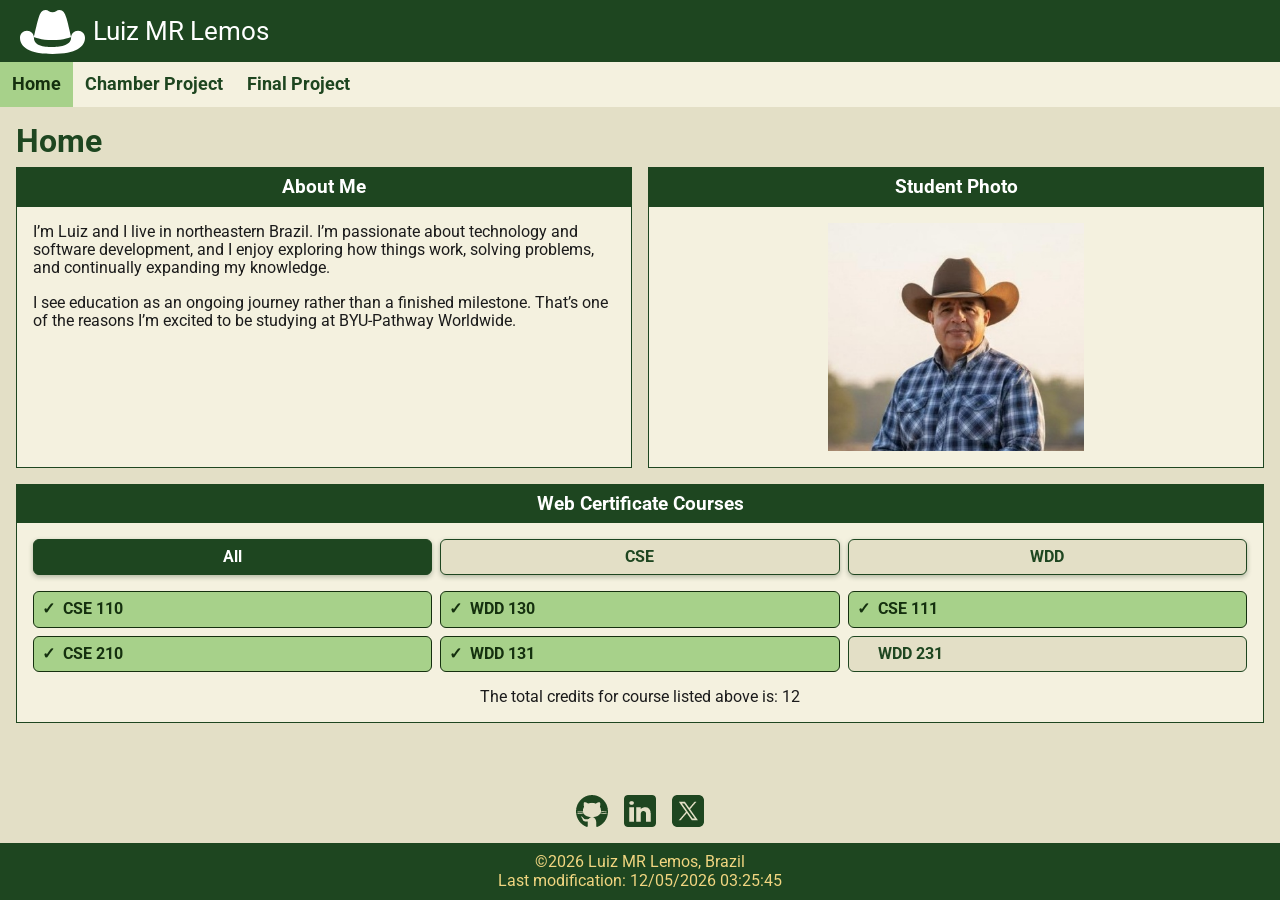
<file: index.html>
<!DOCTYPE html>
<html lang="en">

<head>
    <meta charset="UTF-8">
    <meta name="viewport" content="width=device-width, initial-scale=1.0">
    <meta name="description"
        content="WDD 231 – Dynamic Web Fundamentals simple home page using semantic HTML elements, CSS and JS.">
    <meta name="author" content="Luiz MR Lemos">
    <meta name="keywords" content="WDD 231, Dynamic Web Fundamentals, HTML, CSS, JavaScript">
    <title>WDD 231 – Home – Luiz MR Lemos</title>
    <link rel="stylesheet" href="styles/normalize.css">
    <link rel="stylesheet" href="styles/small.css">
    <link rel="stylesheet" href="styles/large.css">
    <link rel="preconnect" href="https://fonts.googleapis.com">
    <link rel="preconnect" href="https://fonts.gstatic.com" crossorigin>
    <link href="https://fonts.googleapis.com/css2?family=Roboto:wght@400;700&display=swap" rel="stylesheet">
    <script src="scripts/navigation.js" defer></script>
    <script src="scripts/courses.js" defer></script>
    <script src="scripts/courses-template.js" defer></script>
    <script src="scripts/courses-filter.js" defer></script>
    <script src="scripts/getdates.js" defer></script>
</head>

<body>

    <header>
        <img id="site-logo" src="images/home-logo.svg" alt="Luiz MR Lemos site logo" width="189" height="128">
        <span>Luiz MR Lemos</span>
        <button id="menu" type="button" aria-label="Open menu" aria-expanded="false" aria-controls="primary-nav"></button>
        <nav id="primary-nav">
            <a href="#" class="active" aria-current="page">Home</a>
            <a href="#">Chamber Project</a>
            <a href="#">Final Project</a>
            <a href="#" hidden>Hidden Link For Testing Purposes</a>
        </nav>
    </header>
    <main>
        <h1>Home</h1>
        <div class="cards">
            <section class="card">
                <h2>About Me</h2>
                <p>I’m Luiz and I live in northeastern Brazil. I’m passionate about technology and
                    software development, and I enjoy exploring how things work, solving problems, and
                    continually expanding my knowledge.</p>
                 <p>I see education as an ongoing journey rather than a finished
                    milestone. That’s one
                    of the reasons I’m excited to be studying at BYU-Pathway Worldwide.</p>   
            </section>
            <section class="card">
                <h2>Student Photo</h2>
                <img src="images/profile.jpg" alt="Luiz profile picture of Luiz MR Lemos" width="256">
            </section>
        </div>
        <section class="card">
            <h2>Web Certificate Courses</h2>
            <div class="filters">
                <button type="button" class="filter" data-filter="All" aria-pressed="true">All</button>
                <button type="button" class="filter" data-filter="CSE" aria-pressed="false">CSE</button>
                <button type="button" class="filter" data-filter="WDD" aria-pressed="false">WDD</button>
            </div>
            <ul id="course-list" class="courses" aria-live="polite"></ul>
            <p class="credits">The total credits for course listed above is: <span id="total-credits"></span></p>
        </section>
    </main>
    <footer>
        <div class="social">
            <a href="https://github.com/mreale-byu/wdd231">
                <img src="images/github.png" alt="GitHub repository for this project" width="32" height="32">
            </a>
            <a href="https://www.linkedin.com/">
                <img src="images/linkedin.png" alt="LinkedIn" width="32" height="32">
            </a>
            <a href="https://x.com/">
                <img src="images/x-social.png" alt="X social network" width="32" height="32">
            </a>
        </div>
        <p>©️<span id="currentyear"></span> Luiz MR Lemos, Brazil</p>
        <p>Last modification: <span id="lastModified"></span></p>
    </footer>

</body>

</html>
</file>
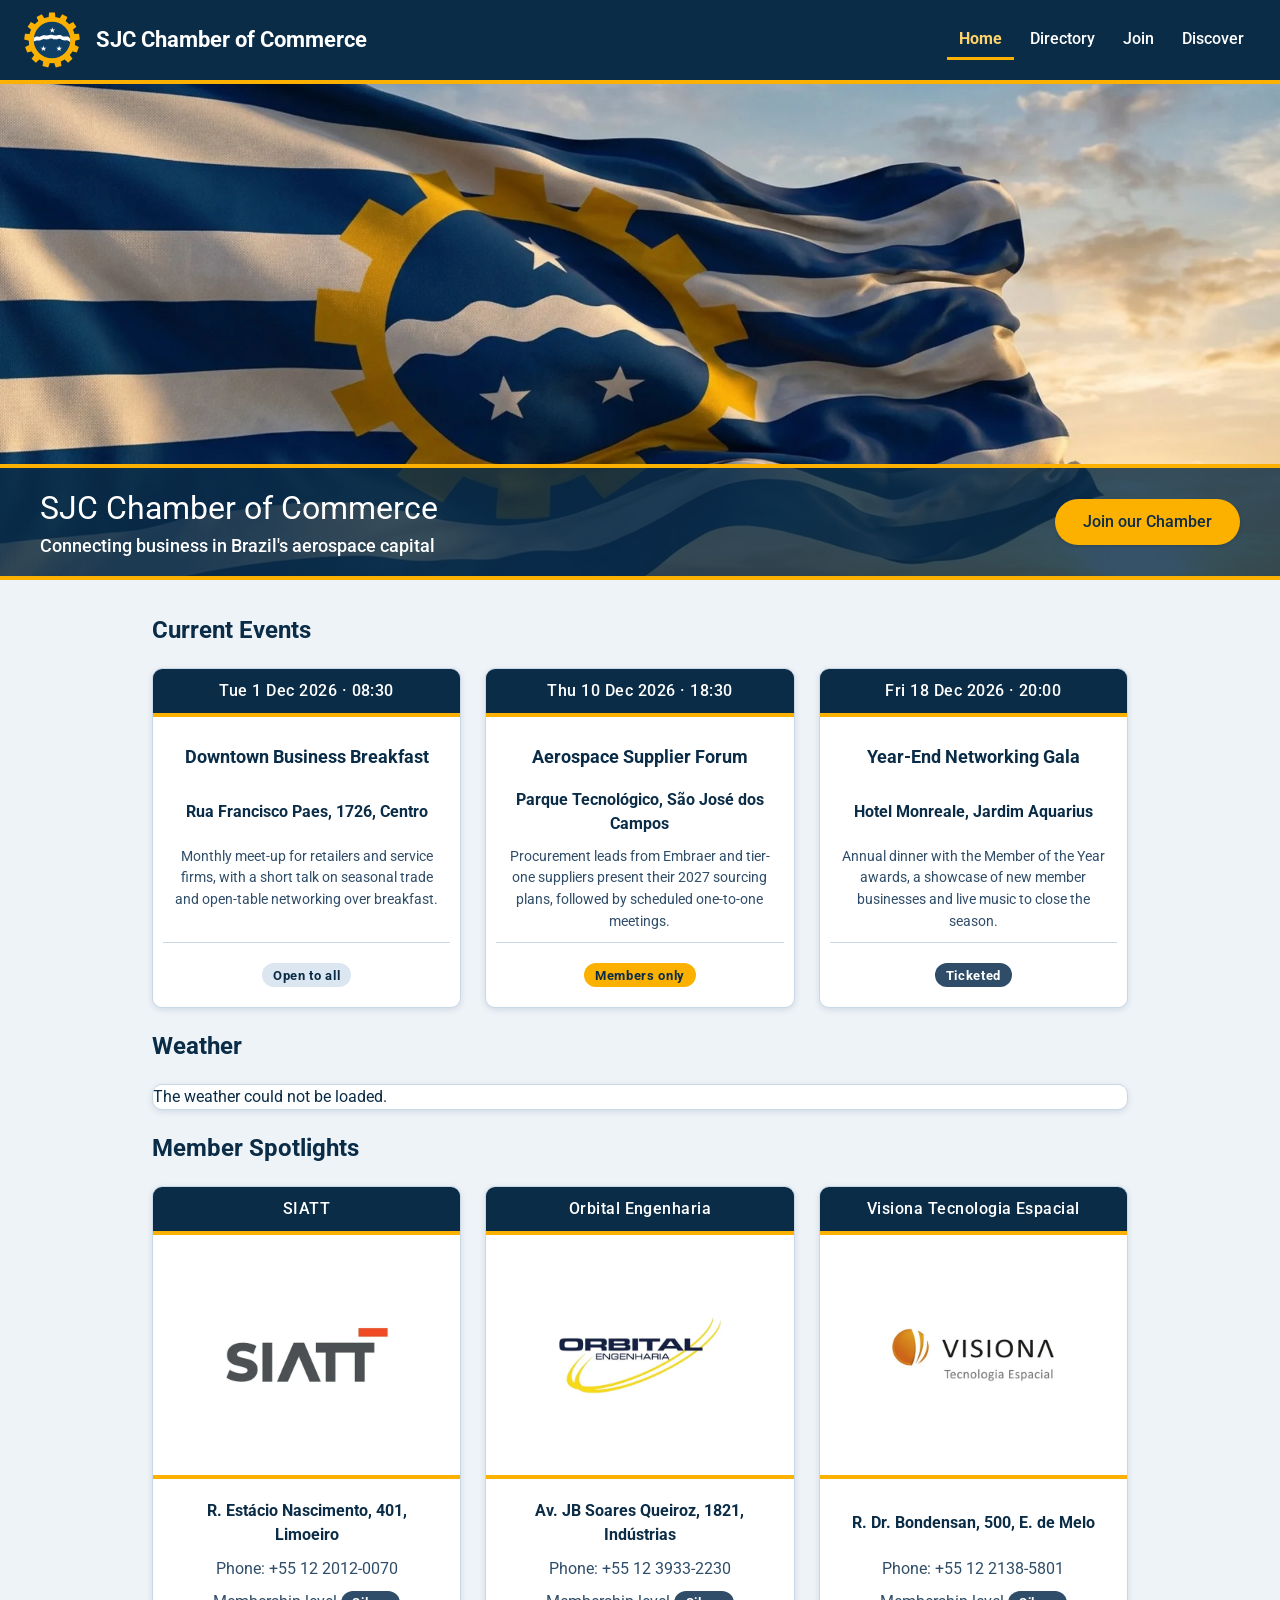
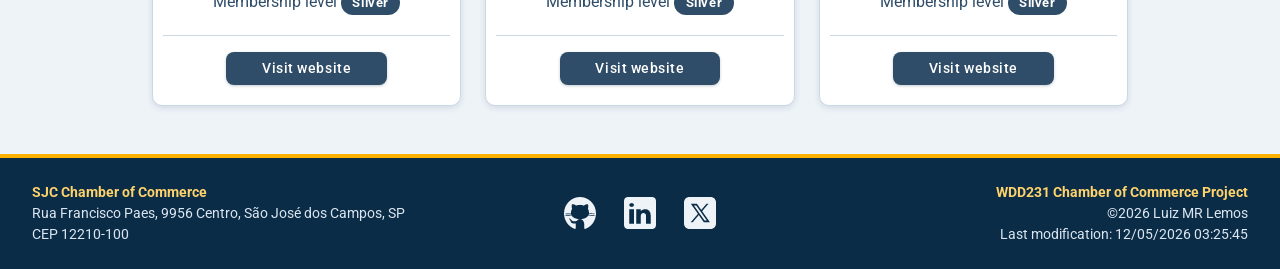
<file: chamber/index.html>
<!DOCTYPE html>
<html lang="en">

<head>
    <meta charset="UTF-8">
    <meta name="viewport" content="width=device-width, initial-scale=1.0">
    <meta name="description"
        content="News, events and member services from the São José dos Campos Chamber of Commerce, the voice of business in Brazil's aerospace and technology capital.">
    <meta name="author" content="Luiz MR Lemos">
    <meta name="keywords" content="São José dos Campos, chamber of commerce, home page, networking, SJC">
    <title>Home | SJC Chamber of Commerce</title>

    <meta property="og:type" content="website">
    <meta property="og:title" content="Home | SJC Chamber of Commerce">
    <meta property="og:description"
        content="News, events and member services from the São José dos Campos Chamber of Commerce, the voice of business in Brazil's aerospace and technology capital.">
    <meta property="og:image" content="https://mreale-byu.github.io/wdd231/chamber/images/og-image.png">
    <meta property="og:url" content="https://mreale-byu.github.io/wdd231/chamber/index.html">
    <link rel="canonical" href="https://mreale-byu.github.io/wdd231/chamber/index.html">
    <link rel="stylesheet" href="styles/normalize.css">
    <link rel="stylesheet" href="styles/base.css">
    <link rel="stylesheet" href="styles/large.css">
    <link rel="preconnect" href="https://fonts.googleapis.com">
    <link rel="preconnect" href="https://fonts.gstatic.com" crossorigin>
    <link rel="icon" href="favicon.ico" sizes="32x32 64x64">
    <link rel="icon" type="image/png" sizes="32x32" href="images/favicon-32x32.png">
    <link rel="icon" type="image/png" sizes="64x64" href="images/favicon-64x64.png">
    <link href="https://fonts.googleapis.com/css2?family=Roboto:wght@400;500;700&display=swap" rel="stylesheet">
    <script src="scripts/navigation.js" defer></script>
    <script type="module" src="scripts/event.js"></script>
    <script src="scripts/dates.js" defer></script>
    <script type="module" src="scripts/weather.js"></script>
    <script type="module" src="scripts/spotlight.js"></script>
</head>

<body>

    <header>
        <img id="site-logo" src="images/site-logo.svg" alt="The Chamber of Commerce site logo" width="64" height="64">
        <span>SJC Chamber of Commerce</span>
        <nav id="primary-nav">
            <a href="index.html" class="active" aria-current="page">Home</a>
            <a href="directory.html">Directory</a>
            <a href="join.html">Join</a>
            <a href="discover.html">Discover</a>
        </nav>
        <button id="menu" type="button" aria-label="Open menu" aria-expanded="false" aria-controls="primary-nav"></button>
    </header>
    <main>
        <div class="hero">
            <picture>
                <source srcset="images/hero-large.webp" media="(min-width: 1024px)" width="1920" height="738">
                <source srcset="images/hero-mid.webp" media="(min-width: 768px)" width="1300" height="500">
                <img src="images/hero-small.webp" alt="The São José dos Campos city flag flying above the downtown skyline at sunset" width="864" height="1080" fetchpriority="high">
            </picture>
            <div class="hero-banner">
                <div class="hero-intro">
                    <h1>SJC Chamber of Commerce</h1>
                    <p>Connecting business in Brazil's aerospace capital</p>
                </div>
                <a class="hero-cta" href="join.html">Join our Chamber</a>
            </div>
        </div>
        <section>
            <h2>Current Events</h2>
            <div id="event-grid" class="event-grid">
            </div>
        </section>
        <section>
            <h2>Weather</h2>
            <div id="weather-card" class="weather-card">
            </div>
        </section>
        <section>
            <h2>Member Spotlights</h2>
            <div id="spotlight">
            </div>
        </section>
    </main>
    <footer>
        <div class="address">
            <p>SJC Chamber of Commerce</p>
            <p>Rua Francisco Paes, 9956 Centro, São José dos Campos, SP</p>  
            <p>CEP 12210-100</p>
        </div>
        <div class="social">
            <a href="https://github.com/mreale-byu/wdd231">
                <img src="images/github.webp" alt="GitHub repository for this project" width="32" height="32">
            </a>
            <a href="https://www.linkedin.com/">
                <img src="images/linkedin.webp" alt="LinkedIn" width="32" height="32">
            </a>
            <a href="https://x.com/">
                <img src="images/x-social.webp" alt="X social network" width="32" height="32">
            </a>
        </div>
        <div class="author">
           <p>WDD231 Chamber of Commerce Project</p> 
           <p>©️<span id="currentyear"></span> Luiz MR Lemos</p>
           <p>Last modification: <span id="lastModified"></span></p> 
        </div>
    </footer>
</body>

</html>
</file>
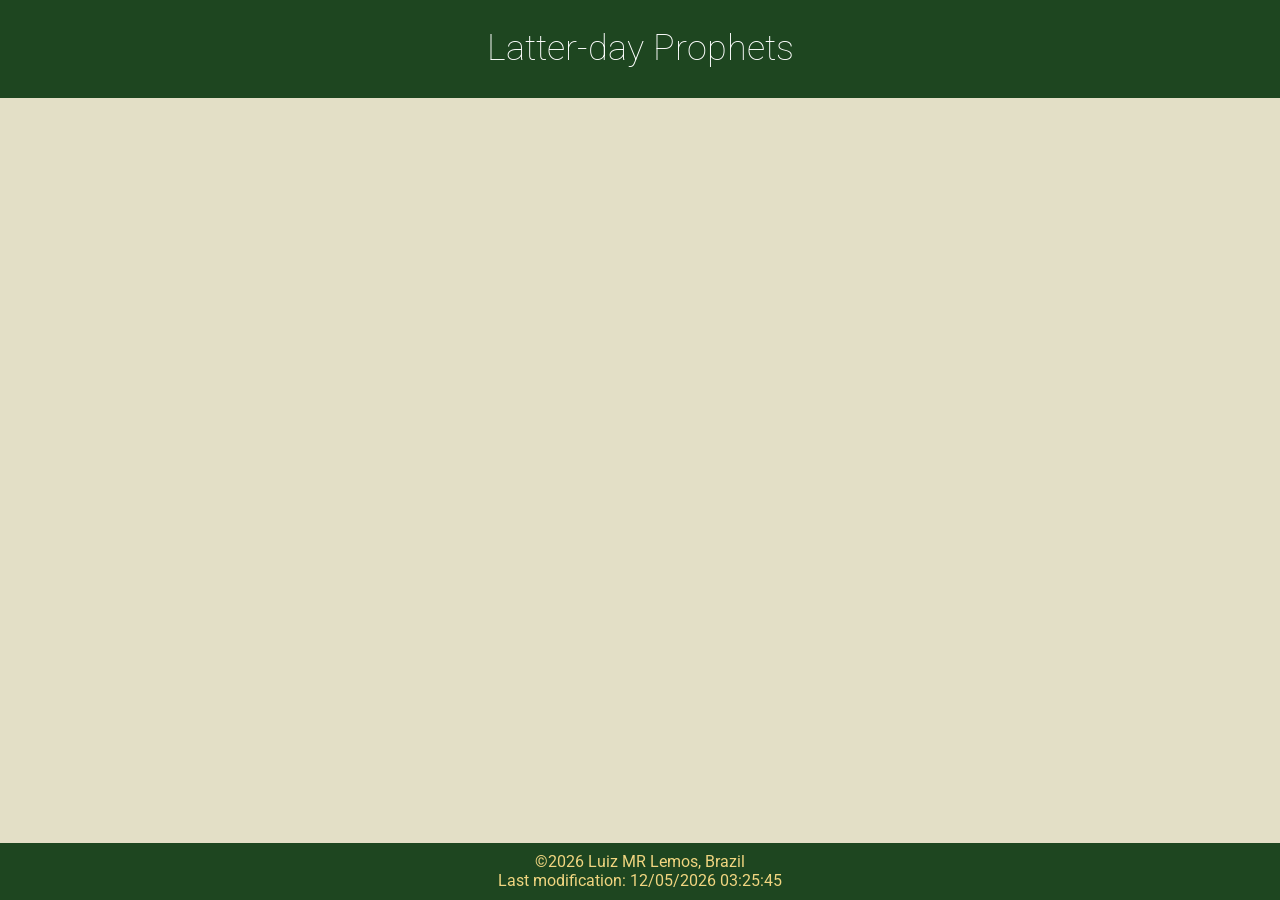
<file: prophets.html>
<!DOCTYPE html>
<html lang="en">

<head>
    <meta charset="UTF-8">
    <meta name="viewport" content="width=device-width, initial-scale=1.0">
    <meta name="description"
        content="WDD 231 – Dynamic Web Fundamentals simple page using semantic HTML elements, CSS and JS.">
    <meta name="author" content="Luiz MR Lemos">
    <meta name="keywords" content="WDD 231, Dynamic Web Fundamentals, HTML, CSS, JavaScript">
    <title>WDD321 - Latter-Day Prophets</title>
    <link rel="stylesheet" href="styles/normalize.css">
    <link rel="stylesheet" href="styles/prophets.css">
    <link rel="preconnect" href="https://fonts.googleapis.com">
    <link rel="preconnect" href="https://fonts.gstatic.com" crossorigin>
    <link href="https://fonts.googleapis.com/css2?family=Roboto:wght@400;700&display=swap" rel="stylesheet">
    <script src="scripts/prophets.js" defer></script>
    <script src="scripts/getdates.js" defer></script>
</head>

<body>
    <header>
        <h1>Latter-day Prophets</h1>
    </header>
    <main>
        <div id="cards">
        </div>
    </main>
    <footer>
        <p>©️<span id="currentyear"></span> Luiz MR Lemos, Brazil</p>
        <p>Last modification: <span id="lastModified"></span></p>
    </footer>
</body>

</html>
</file>
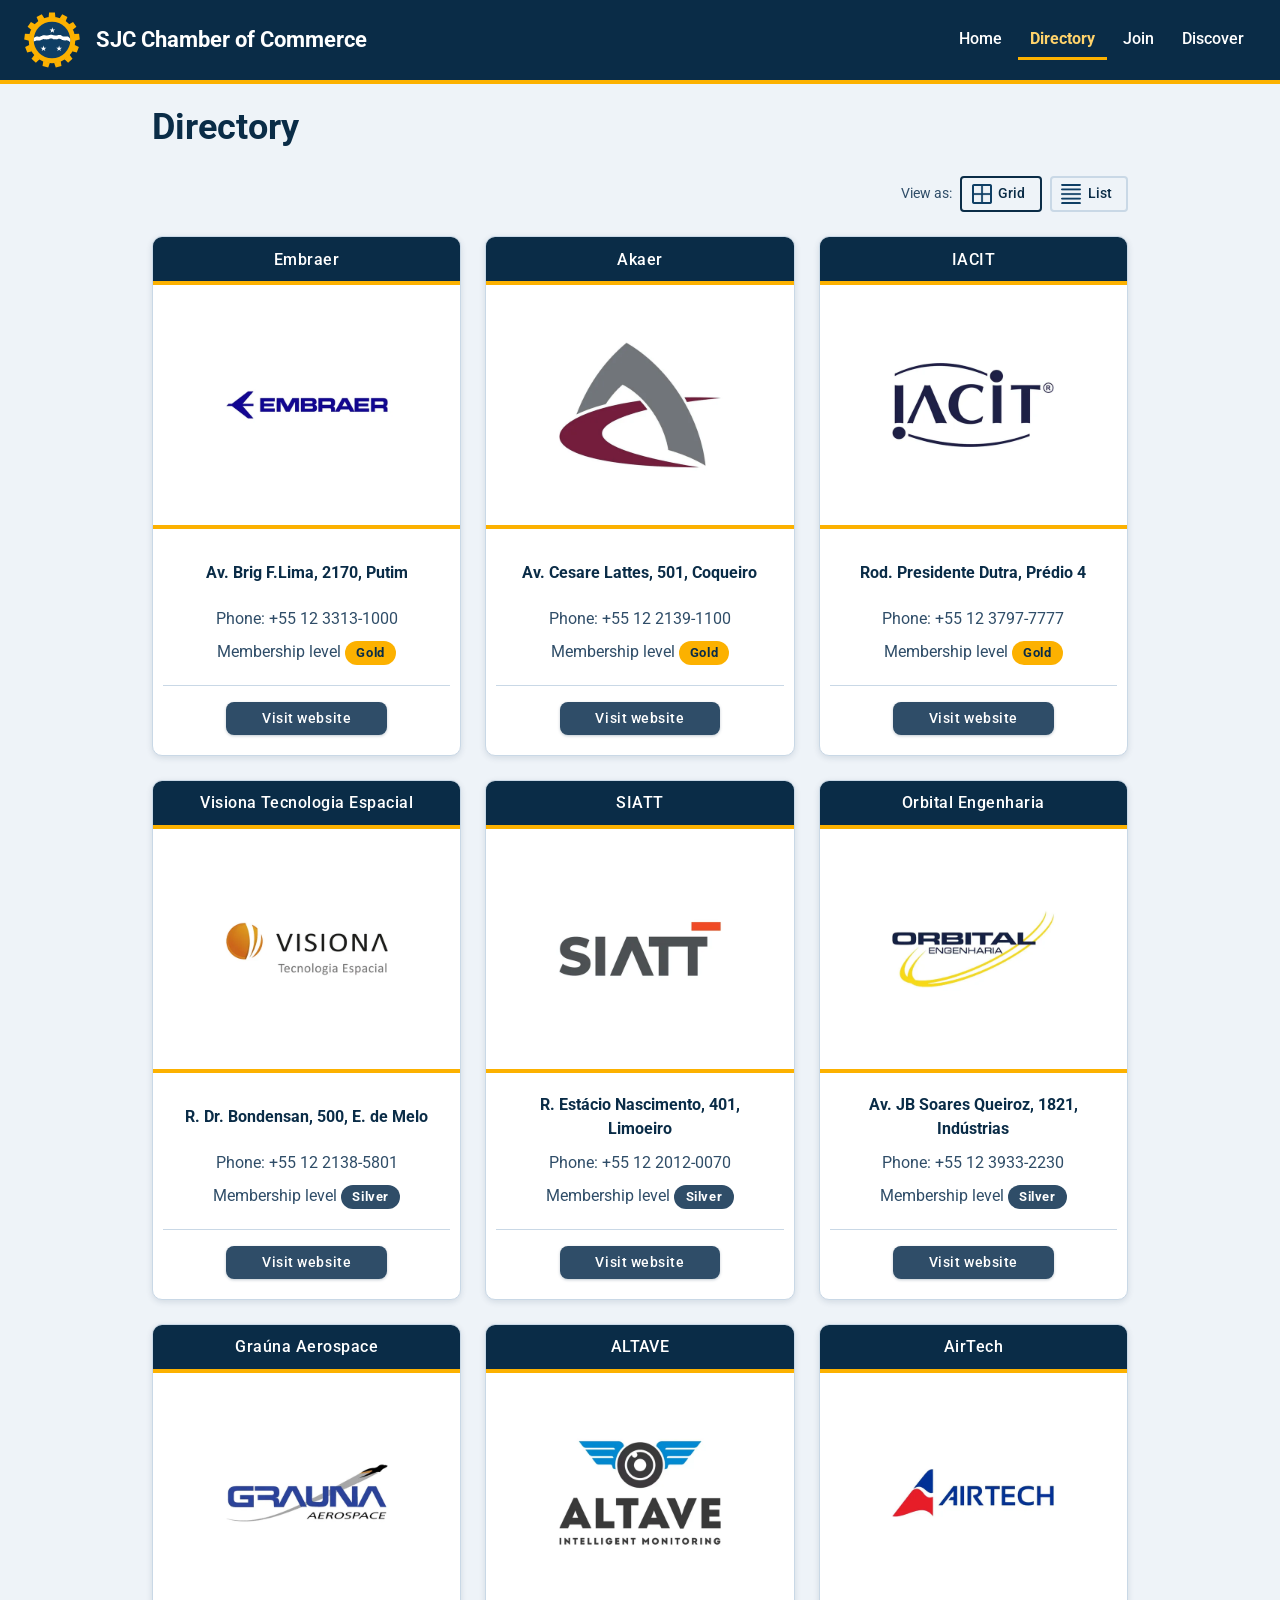
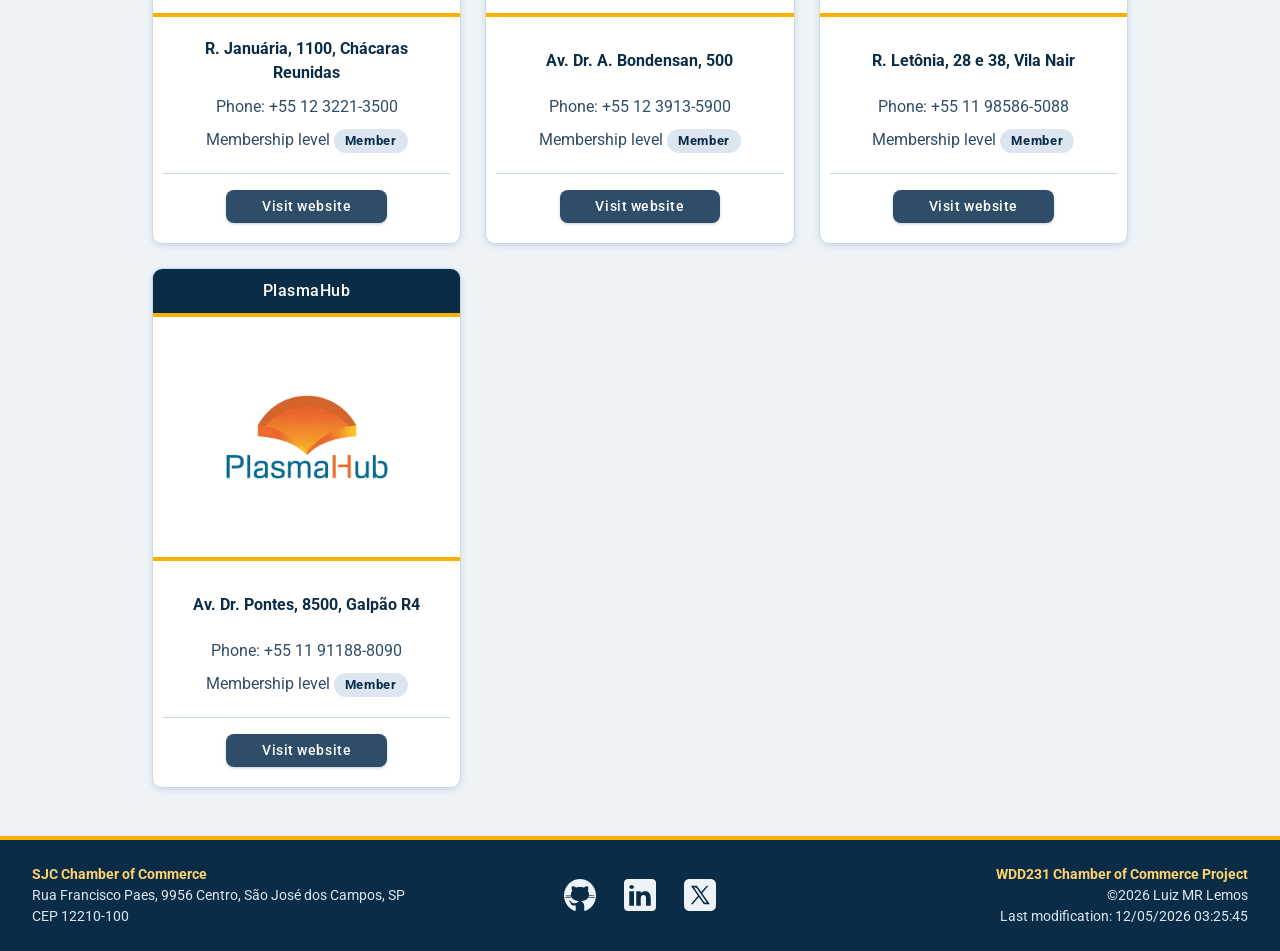
<file: chamber/directory.html>
<!DOCTYPE html>
<html lang="en">

<head>
    <meta charset="UTF-8">
    <meta name="viewport" content="width=device-width, initial-scale=1.0">
    <meta name="description"
        content="Browse the member businesses of the São José dos Campos Chamber of Commerce: addresses, phone numbers and membership levels.">
    <meta name="author" content="Luiz MR Lemos">
    <meta name="keywords" content="São José dos Campos, chamber of commerce, directory page, local business, SJC">
    <title>Directory | SJC Chamber of Commerce</title>

    <meta property="og:type" content="website">
    <meta property="og:title" content="Directory | SJC Chamber of Commerce">
    <meta property="og:description"
        content="Browse the member businesses of the São José dos Campos Chamber of Commerce: addresses, phone numbers and membership levels.">
    <meta property="og:image" content="https://mreale-byu.github.io/wdd231/chamber/images/og-image.png">
    <meta property="og:url" content="https://mreale-byu.github.io/wdd231/chamber/directory.html">
    <link rel="canonical" href="https://mreale-byu.github.io/wdd231/chamber/directory.html">
    <link rel="stylesheet" href="styles/normalize.css">
    <link rel="stylesheet" href="styles/base.css">
    <link rel="stylesheet" href="styles/large.css">
    <link rel="preconnect" href="https://fonts.googleapis.com">
    <link rel="preconnect" href="https://fonts.gstatic.com" crossorigin>
    <link rel="icon" href="favicon.ico" sizes="32x32 64x64">
    <link rel="icon" type="image/png" sizes="32x32" href="images/favicon-32x32.png">
    <link rel="icon" type="image/png" sizes="64x64" href="images/favicon-64x64.png">
    <link href="https://fonts.googleapis.com/css2?family=Roboto:wght@400;500;700&display=swap" rel="stylesheet">
    <script src="scripts/navigation.js" defer></script>
    <script type="module" src="scripts/directory.js"></script>
    <script src="scripts/dates.js" defer></script>
</head>

<body>

    <header>
        <img id="site-logo" src="images/site-logo.svg" alt="The Chamber of Commerce site logo" width="64" height="64">
        <span>SJC Chamber of Commerce</span>
        <nav id="primary-nav">
            <a href="index.html">Home</a>
            <a href="directory.html" class="active" aria-current="page">Directory</a>
            <a href="join.html">Join</a>
            <a href="discover.html">Discover</a>
        </nav>
        <button id="menu" type="button" aria-label="Open menu" aria-expanded="false" aria-controls="primary-nav"></button>
    </header>
    <main>
        <h1>Directory</h1>
        <div class="directory-view">
            <span>View as:</span>
            <button id="grid-view" type="button" aria-label="Grid view" aria-pressed="true">Grid</button>
            <button id="list-view" type="button" aria-label="List view" aria-pressed="false">List</button>
        </div>
        <div id="directory"></div>
    </main>
    <footer>
        <div class="address">
            <p>SJC Chamber of Commerce</p>
            <p>Rua Francisco Paes, 9956 Centro, São José dos Campos, SP</p>  
            <p>CEP 12210-100</p>
        </div>
        <div class="social">
            <a href="https://github.com/mreale-byu/wdd231">
                <img src="images/github.webp" alt="GitHub repository for this project" width="32" height="32">
            </a>
            <a href="https://www.linkedin.com/">
                <img src="images/linkedin.webp" alt="LinkedIn" width="32" height="32">
            </a>
            <a href="https://x.com/">
                <img src="images/x-social.webp" alt="X social network" width="32" height="32">
            </a>
        </div>
        <div class="author">
           <p>WDD231 Chamber of Commerce Project</p> 
           <p>©️<span id="currentyear"></span> Luiz MR Lemos</p>
           <p>Last modification: <span id="lastModified"></span></p> 
        </div>
    </footer>
</body>

</html>
</file>
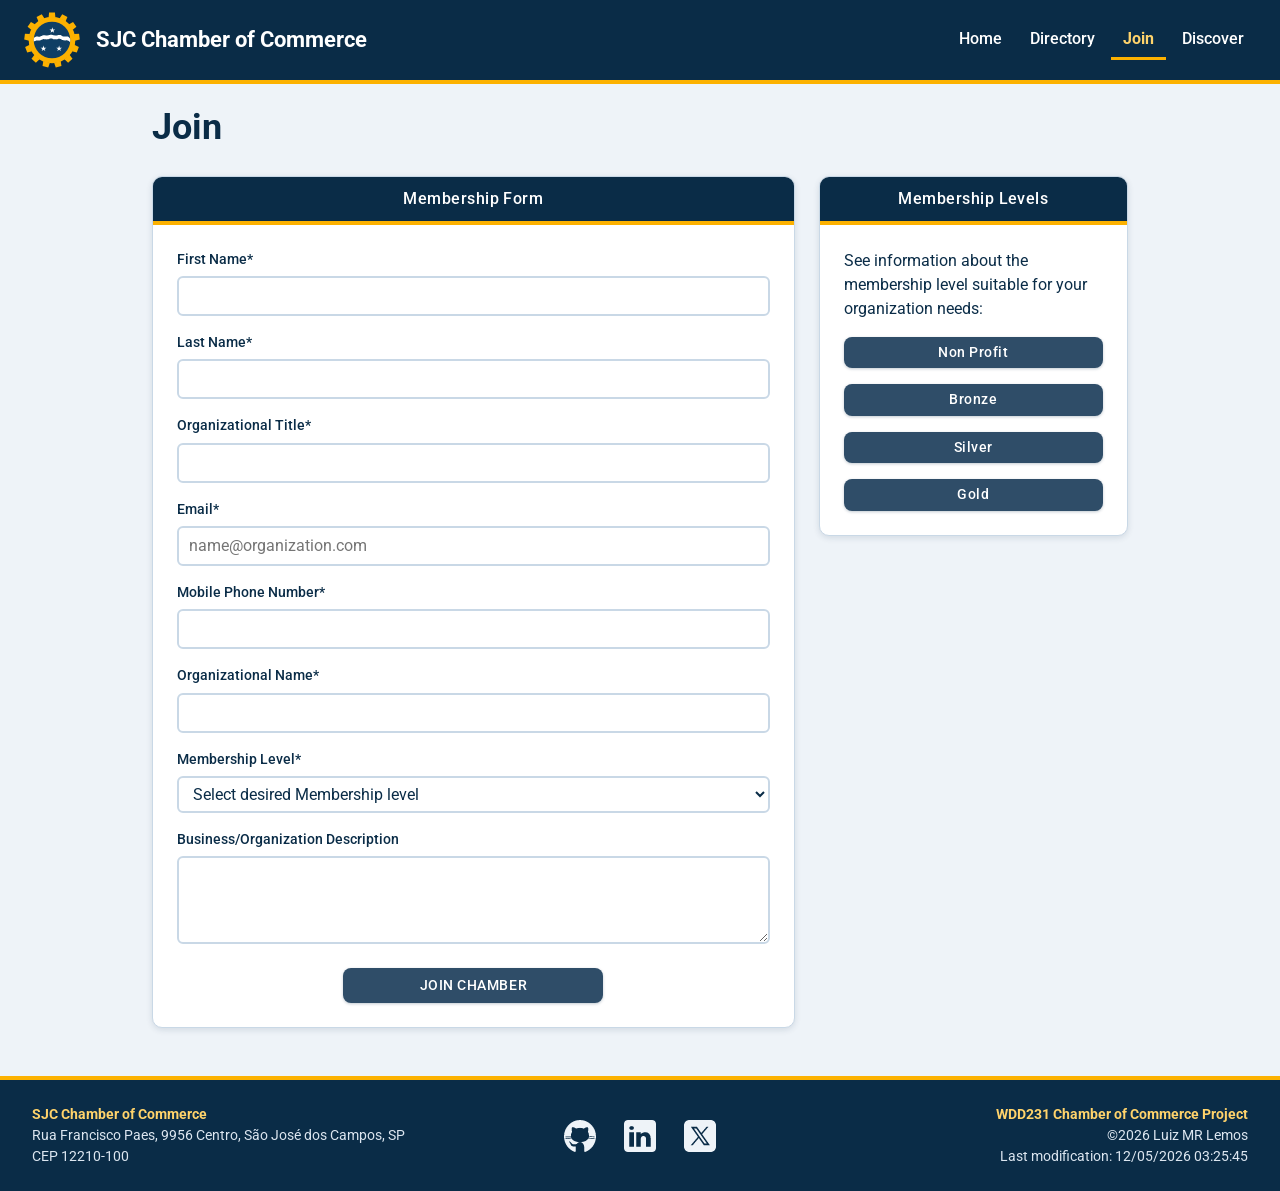
<file: chamber/join.html>
<!DOCTYPE html>
<html lang="en">

<head>
    <meta charset="UTF-8">
    <meta name="viewport" content="width=device-width, initial-scale=1.0">
    <meta name="description"
        content="Browse the member businesses of the São José dos Campos Chamber of Commerce: addresses, phone numbers and membership levels.">
    <meta name="author" content="Luiz MR Lemos">
    <meta name="keywords" content="São José dos Campos, chamber of commerce, join page, local business, SJC">
    <title>Join | SJC Chamber of Commerce</title>

    <meta property="og:type" content="website">
    <meta property="og:title" content="Join | SJC Chamber of Commerce">
    <meta property="og:description"
        content="Browse the member businesses of the São José dos Campos Chamber of Commerce: addresses, phone numbers and membership levels.">
    <meta property="og:image" content="https://mreale-byu.github.io/wdd231/chamber/images/og-image.png">
    <meta property="og:url" content="https://mreale-byu.github.io/wdd231/chamber/join.html">
    <link rel="canonical" href="https://mreale-byu.github.io/wdd231/chamber/join.html">
    <link rel="stylesheet" href="styles/normalize.css">
    <link rel="stylesheet" href="styles/base.css">
    <link rel="stylesheet" href="styles/large.css">
    <link rel="preconnect" href="https://fonts.googleapis.com">
    <link rel="preconnect" href="https://fonts.gstatic.com" crossorigin>
    <link rel="icon" href="favicon.ico" sizes="32x32 64x64">
    <link rel="icon" type="image/png" sizes="32x32" href="images/favicon-32x32.png">
    <link rel="icon" type="image/png" sizes="64x64" href="images/favicon-64x64.png">
    <link href="https://fonts.googleapis.com/css2?family=Roboto:wght@400;500;700&display=swap" rel="stylesheet">
    <script src="scripts/navigation.js" defer></script>
    <script type="module" src="scripts/join.js"></script>
    <script src="scripts/dates.js" defer></script>
</head>

<body>

    <header>
        <img id="site-logo" src="images/site-logo.svg" alt="The Chamber of Commerce site logo" width="64" height="64">
        <span>SJC Chamber of Commerce</span>
        <nav id="primary-nav">
            <a href="index.html">Home</a>
            <a href="directory.html">Directory</a>
            <a href="join.html" class="active" aria-current="page">Join</a>
            <a href="discover.html">Discover</a>
        </nav>
        <button id="menu" type="button" aria-label="Open menu" aria-expanded="false" aria-controls="primary-nav"></button>
    </header>
    <main>
        <h1>Join</h1>
        <div class="join-grid">
            <article class="join-card">
                <h2>Membership Form</h2>
                <form class="join-form" method="get" action="thankyou.html">
                    <input type="hidden" id="timestamp" name="timestamp" value="">
                    <label class="field" for="first-name">First Name*
                        <input type="text" id="first-name" name="first-name" required autocomplete="given-name" title="Enter your first name">
                    </label>
                    <label class="field" for="last-name">Last Name*
                        <input type="text" id="last-name" name="last-name" required autocomplete="family-name" title="Enter your last name">
                    </label>
                    <label class="field" for="organizational-title">Organizational Title*
                        <input type="text" id="organizational-title" name="organizational-title" required autocomplete="organization-title" pattern="[A-Za-z\- ]{7,}" title="Enter at least 7 characters using only letters, spaces, and hyphens.">
                    </label>
                    <label class="field" for="email">Email*
                        <input type="email" id="email" name="email" required autocomplete="email" placeholder="name@organization.com" title="Enter your corporate email address">
                    </label>
                    <label class="field" for="phone">Mobile Phone Number*
                        <input type="tel" id="phone" name="phone" required autocomplete="tel" title="Enter your mobile phone number">
                    </label>
                    <label class="field" for="organizational-name">Organizational Name*
                        <input type="text" id="organizational-name" name="organizational-name" required autocomplete="organization" title="Enter your organizational name">
                    </label>
                    <label class="field" for="membership">Membership Level*
                        <select id="membership" name="membership" required title="Select your desired membership level">
                            <option value="" disabled selected>Select desired Membership level</option>
                            <option value="np">Non Profit Membership</option>
                            <option value="bronze">Bronze Membership</option>
                            <option value="silver">Silver Membership</option>
                            <option value="gold">Gold Membership</option>
                        </select>
                    </label>
                    <label class="field" for="description">Business/Organization Description
                        <textarea id="description" name="description" rows="3" title="Provide a brief description of your business or organization"></textarea>
                    </label>
                    <button type="submit">JOIN CHAMBER</button>
                </form>
            </article>
            <article class="membership-card">
                <h2>Membership Levels</h2>
                <div class="membership-body">
                    <p>See information about the membership level suitable for your organization needs:</p>
                    <button id="btn-np" type="button">Non Profit</button>
                    <button id="btn-bronze" type="button">Bronze</button>
                    <button id="btn-silver" type="button">Silver</button>
                    <button id="btn-gold" type="button">Gold</button>
                </div>
            </article>
         </div>
    </main>
    <dialog id="join-modal" class="join-modal">
        <h2 id="join-modal-title">...</h2>
        <div class="join-modal-body">
            <p id="join-modal-content"></p>
            <button id="close-modal" type="button">CLOSE</button>
        </div>
    </dialog>
    <footer>
        <div class="address">
            <p>SJC Chamber of Commerce</p>
            <p>Rua Francisco Paes, 9956 Centro, São José dos Campos, SP</p>  
            <p>CEP 12210-100</p>
        </div>
        <div class="social">
            <a href="https://github.com/mreale-byu/wdd231">
                <img src="images/github.webp" alt="GitHub repository for this project" width="32" height="32">
            </a>
            <a href="https://www.linkedin.com/">
                <img src="images/linkedin.webp" alt="LinkedIn" width="32" height="32">
            </a>
            <a href="https://x.com/">
                <img src="images/x-social.webp" alt="X social network" width="32" height="32">
            </a>
        </div>
        <div class="author">
           <p>WDD231 Chamber of Commerce Project</p> 
           <p>©️<span id="currentyear"></span> Luiz MR Lemos</p>
           <p>Last modification: <span id="lastModified"></span></p> 
        </div>
    </footer>
</body>

</html>
</file>
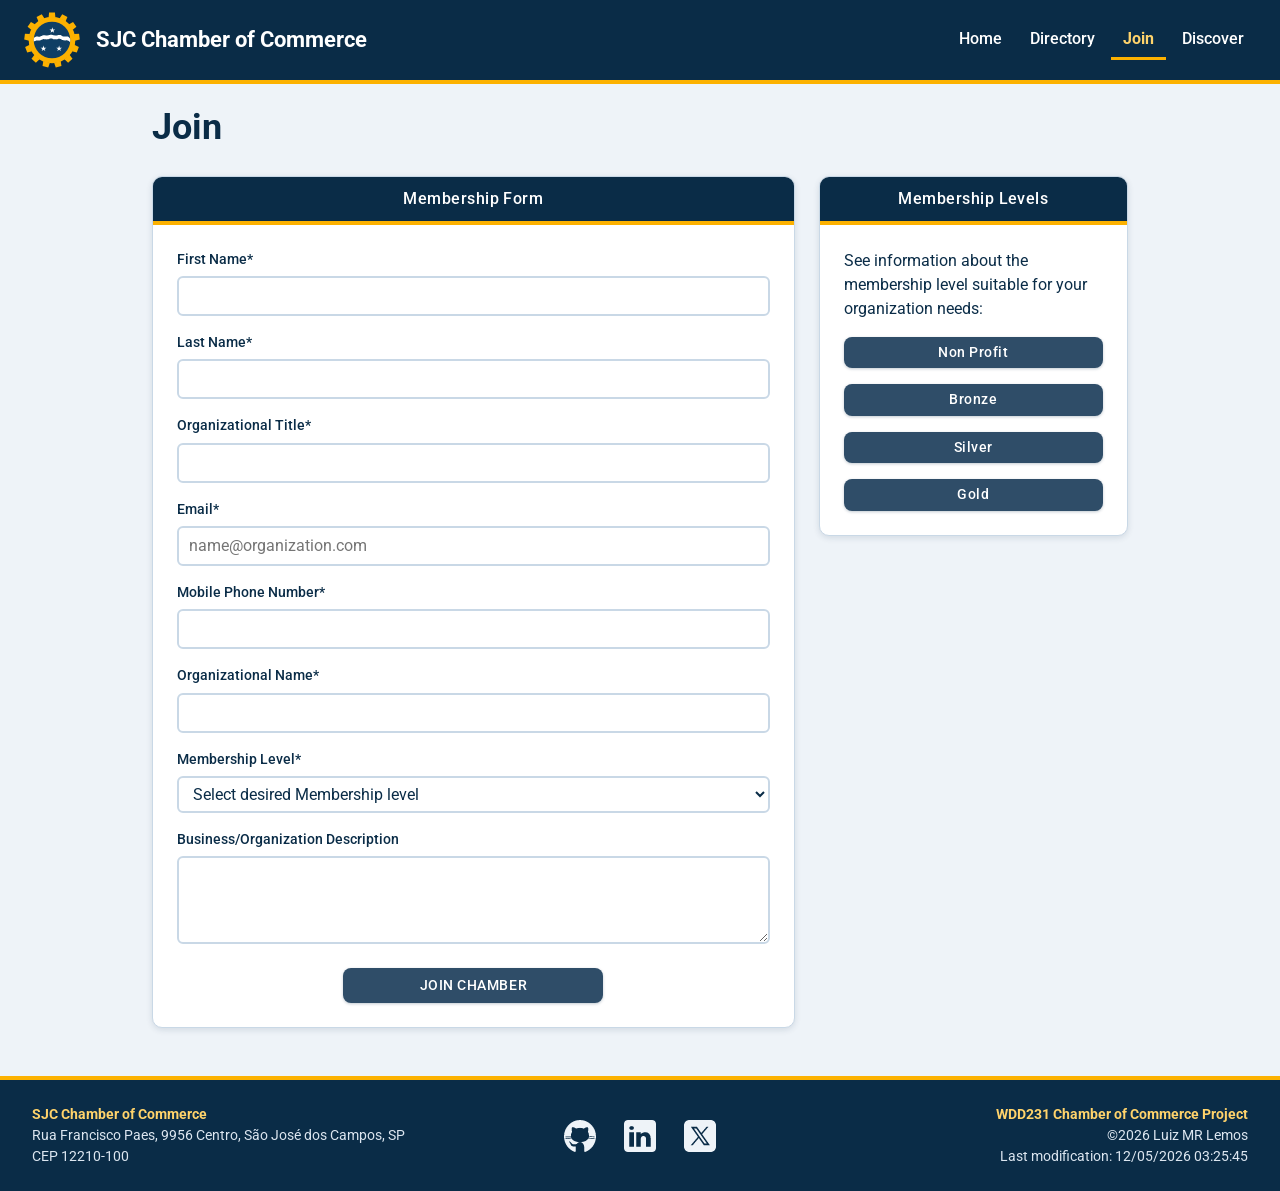
<file: chamber/thankyou.html>
<!DOCTYPE html>
<html lang="en">

<head>
    <meta charset="UTF-8">
    <meta name="viewport" content="width=device-width, initial-scale=1.0">
    <meta name="description"
        content="Browse the member businesses of the São José dos Campos Chamber of Commerce: addresses, phone numbers and membership levels.">
    <meta name="author" content="Luiz MR Lemos">
    <meta name="keywords" content="São José dos Campos, chamber of commerce, thank you page, local business, SJC">
    <title>Thank You | SJC Chamber of Commerce</title>

    <meta property="og:type" content="website">
    <meta property="og:title" content="Join | SJC Chamber of Commerce">
    <meta property="og:description"
        content="Browse the member businesses of the São José dos Campos Chamber of Commerce: addresses, phone numbers and membership levels.">
    <meta property="og:image" content="https://mreale-byu.github.io/wdd231/chamber/images/og-image.png">
    <meta property="og:url" content="https://mreale-byu.github.io/wdd231/chamber/thankyou.html">
    <link rel="canonical" href="https://mreale-byu.github.io/wdd231/chamber/thankyou.html">
    <link rel="stylesheet" href="styles/normalize.css">
    <link rel="stylesheet" href="styles/base.css">
    <link rel="stylesheet" href="styles/large.css">
    <link rel="preconnect" href="https://fonts.googleapis.com">
    <link rel="preconnect" href="https://fonts.gstatic.com" crossorigin>
    <link rel="icon" href="favicon.ico" sizes="32x32 64x64">
    <link rel="icon" type="image/png" sizes="32x32" href="images/favicon-32x32.png">
    <link rel="icon" type="image/png" sizes="64x64" href="images/favicon-64x64.png">
    <link href="https://fonts.googleapis.com/css2?family=Roboto:wght@400;500;700&display=swap" rel="stylesheet">
    <script src="scripts/navigation.js" defer></script>
    <script type="module" src="scripts/thankyou.js"></script>
    <script src="scripts/dates.js" defer></script>
</head>

<body>
    <header>
        <img id="site-logo" src="images/site-logo.svg" alt="The Chamber of Commerce site logo" width="64" height="64">
        <span>SJC Chamber of Commerce</span>
        <nav id="primary-nav">
            <a href="index.html">Home</a>
            <a href="directory.html">Directory</a>
            <a href="join.html" class="active" aria-current="page">Join</a>
            <a href="discover.html">Discover</a>
        </nav>
        <button id="menu" type="button" aria-label="Open menu" aria-expanded="false" aria-controls="primary-nav"></button>
    </header>
    <main>
        <h1>Thank You</h1>
        <div>
            <article class="thankyou-card">
                <h2>Your Application</h2>
                <div class="thankyou-body">
                    <p>Thank you for applying to join the chamber. We have received
                        the details below.</p>
                    <dl id="thankyou-list" class="thankyou-list"></dl>
                    <a class="thankyou-link" href="index.html">BACK TO HOME</a>
                </div>
            </article>
        </div>
    </main>
    <footer>
        <div class="address">
            <p>SJC Chamber of Commerce</p>
            <p>Rua Francisco Paes, 9956 Centro, São José dos Campos, SP</p>  
            <p>CEP 12210-100</p>
        </div>
        <div class="social">
            <a href="https://github.com/mreale-byu/wdd231">
                <img src="images/github.webp" alt="GitHub repository for this project" width="32" height="32">
            </a>
            <a href="https://www.linkedin.com/">
                <img src="images/linkedin.webp" alt="LinkedIn" width="32" height="32">
            </a>
            <a href="https://x.com/">
                <img src="images/x-social.webp" alt="X social network" width="32" height="32">
            </a>
        </div>
        <div class="author">
           <p>WDD231 Chamber of Commerce Project</p> 
           <p>©️<span id="currentyear"></span> Luiz MR Lemos</p>
           <p>Last modification: <span id="lastModified"></span></p> 
        </div>
    </footer>
</body>

</html>
</file>
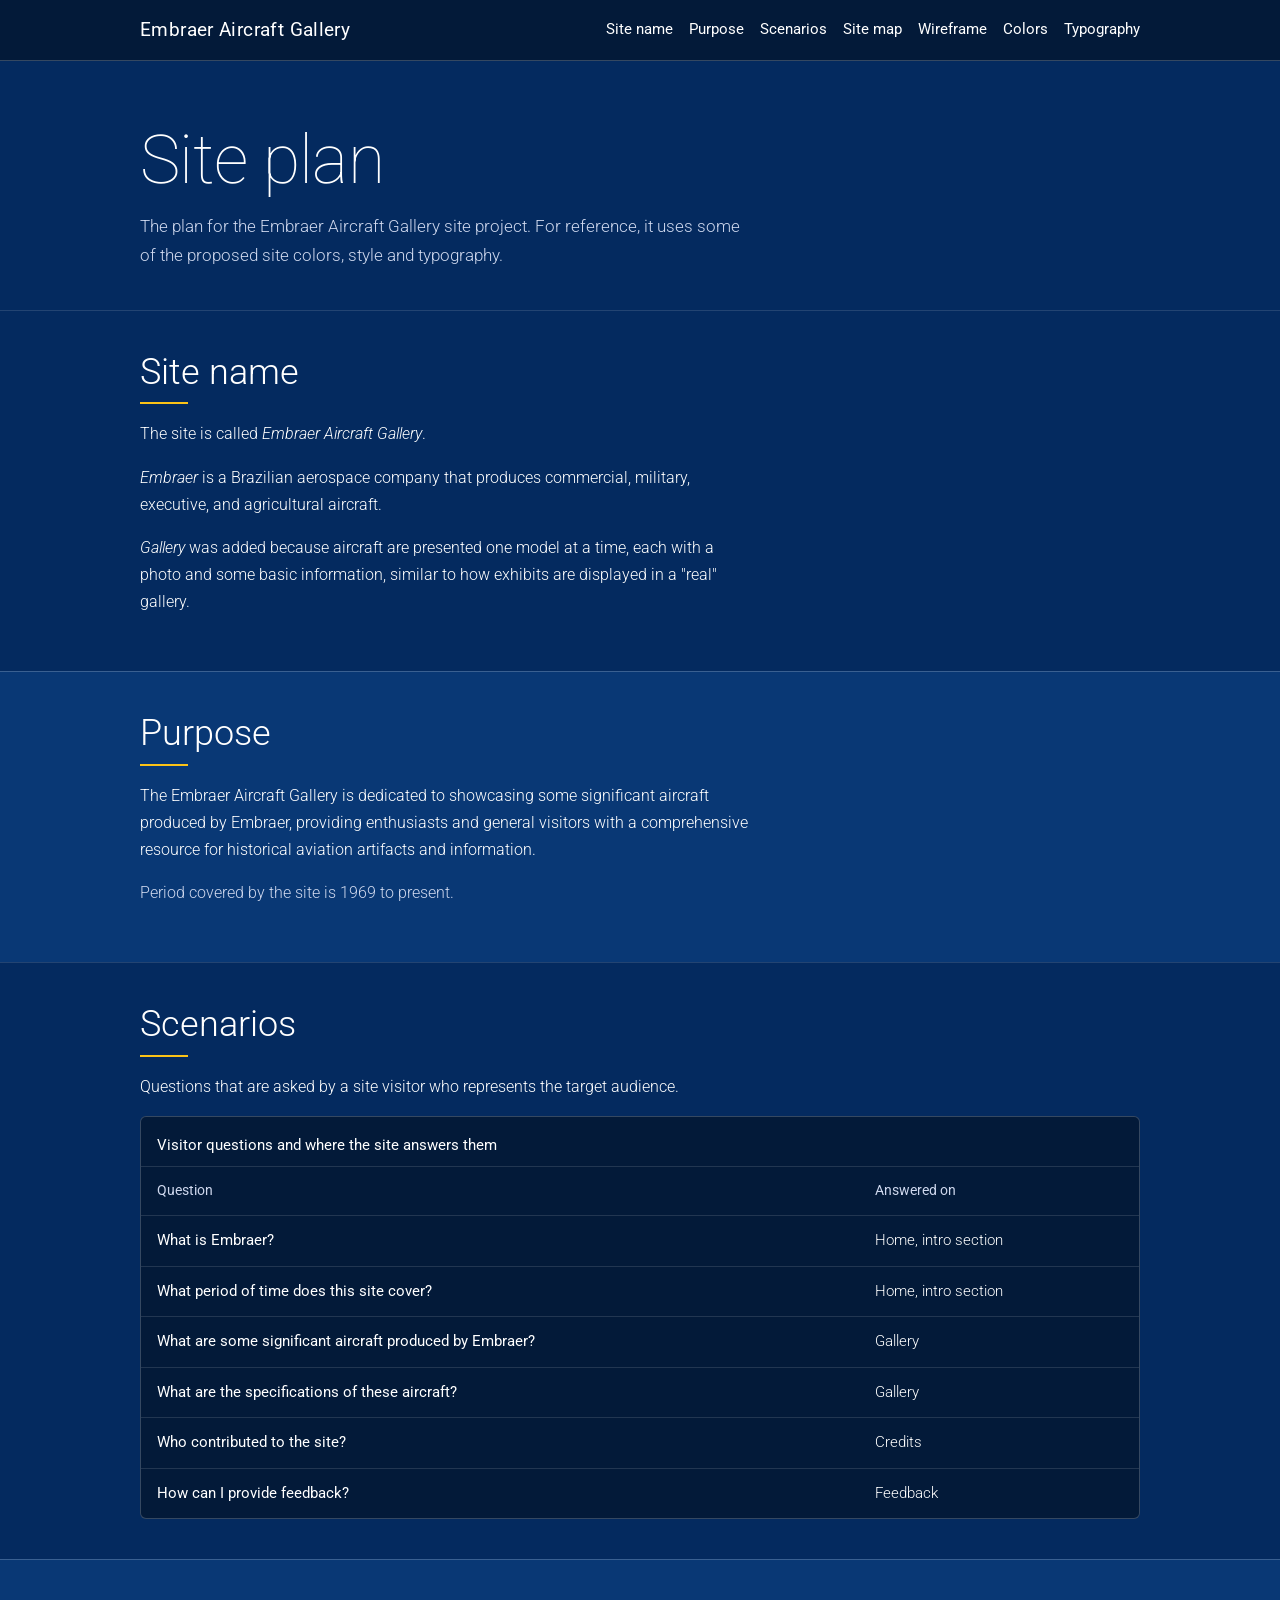
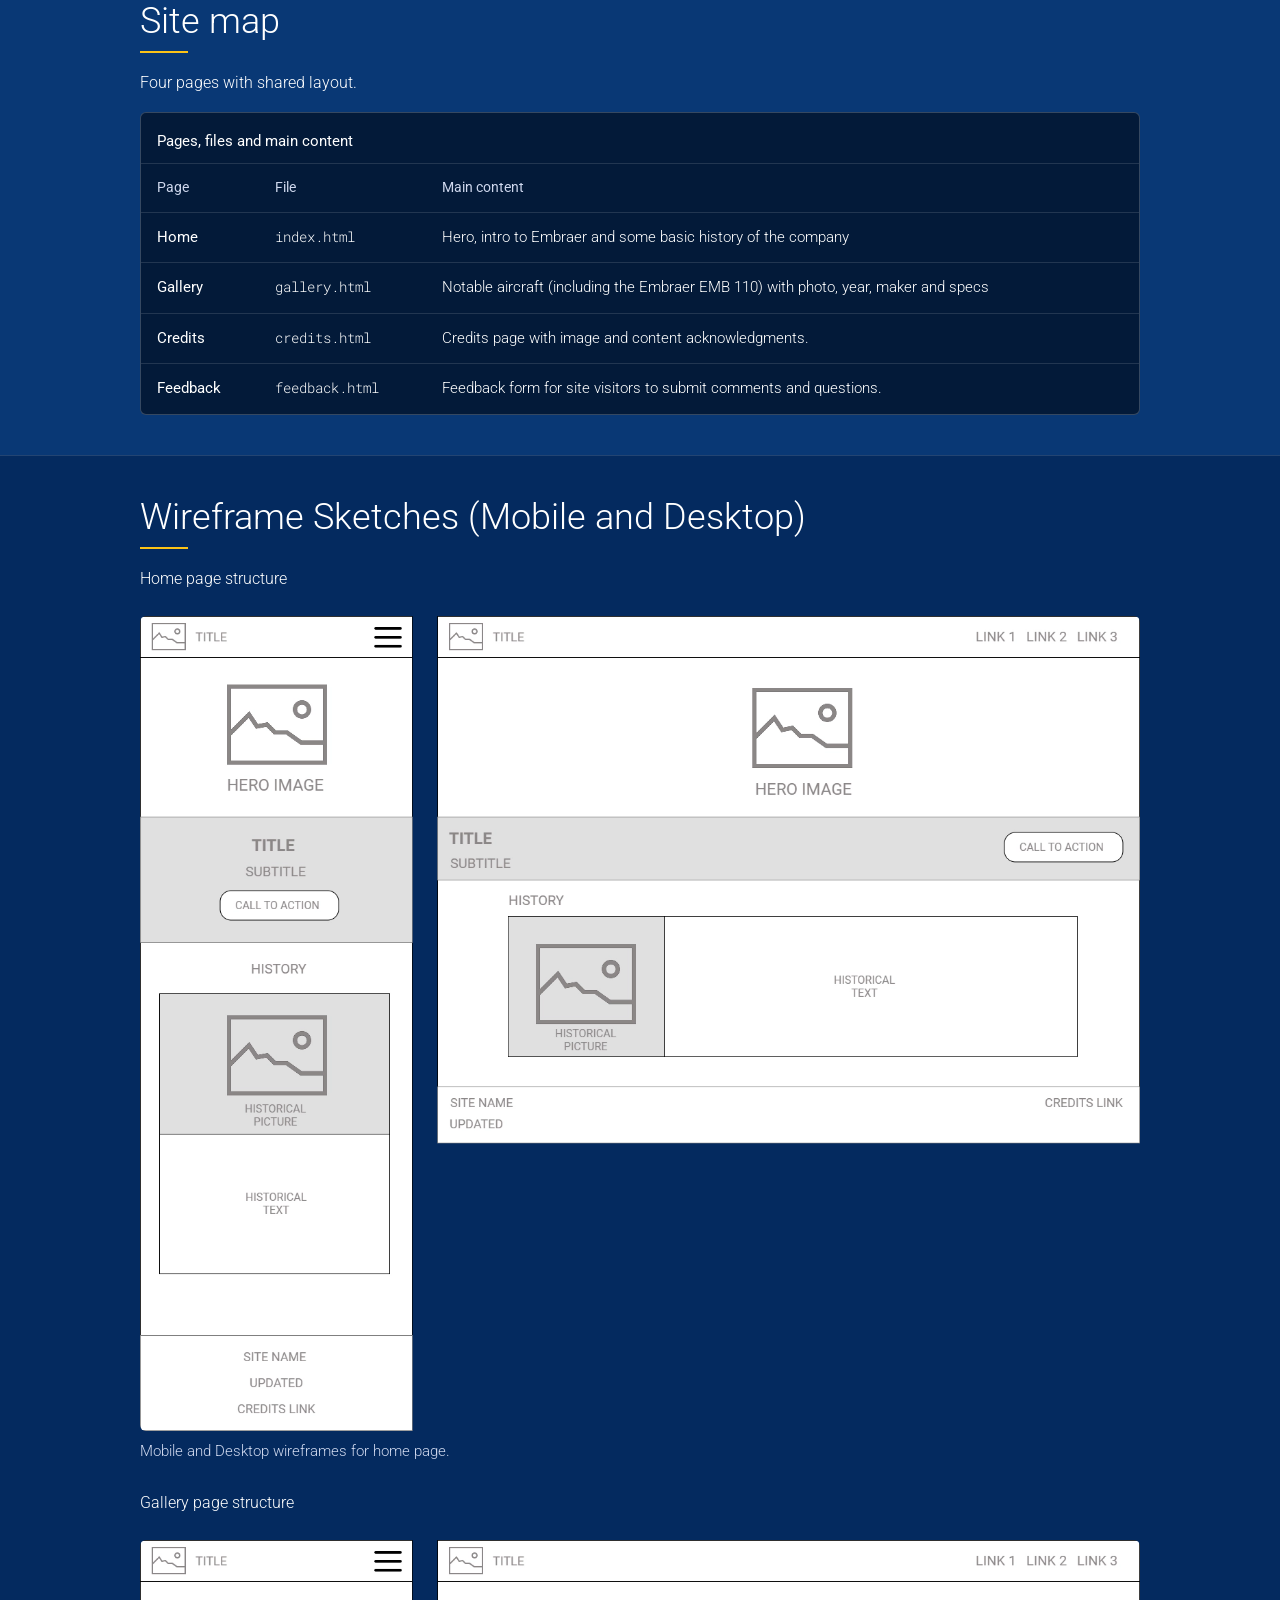
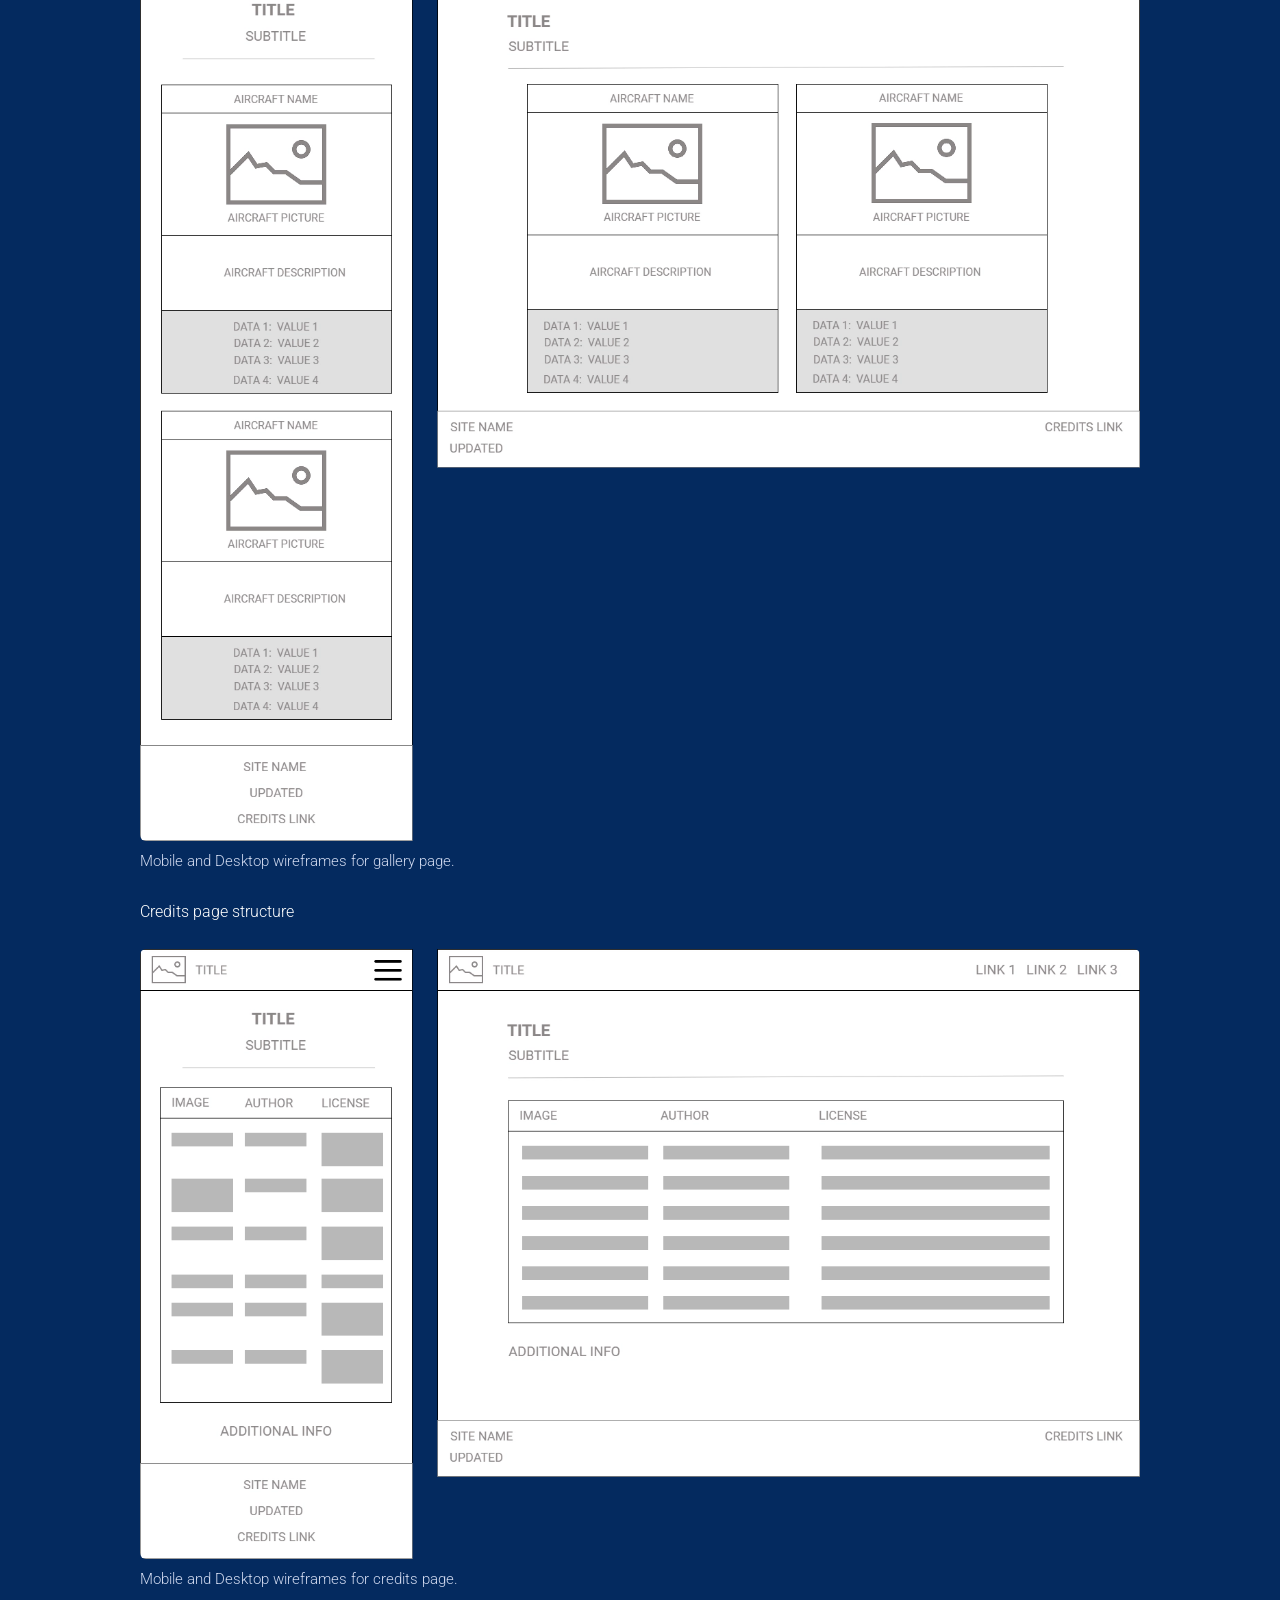
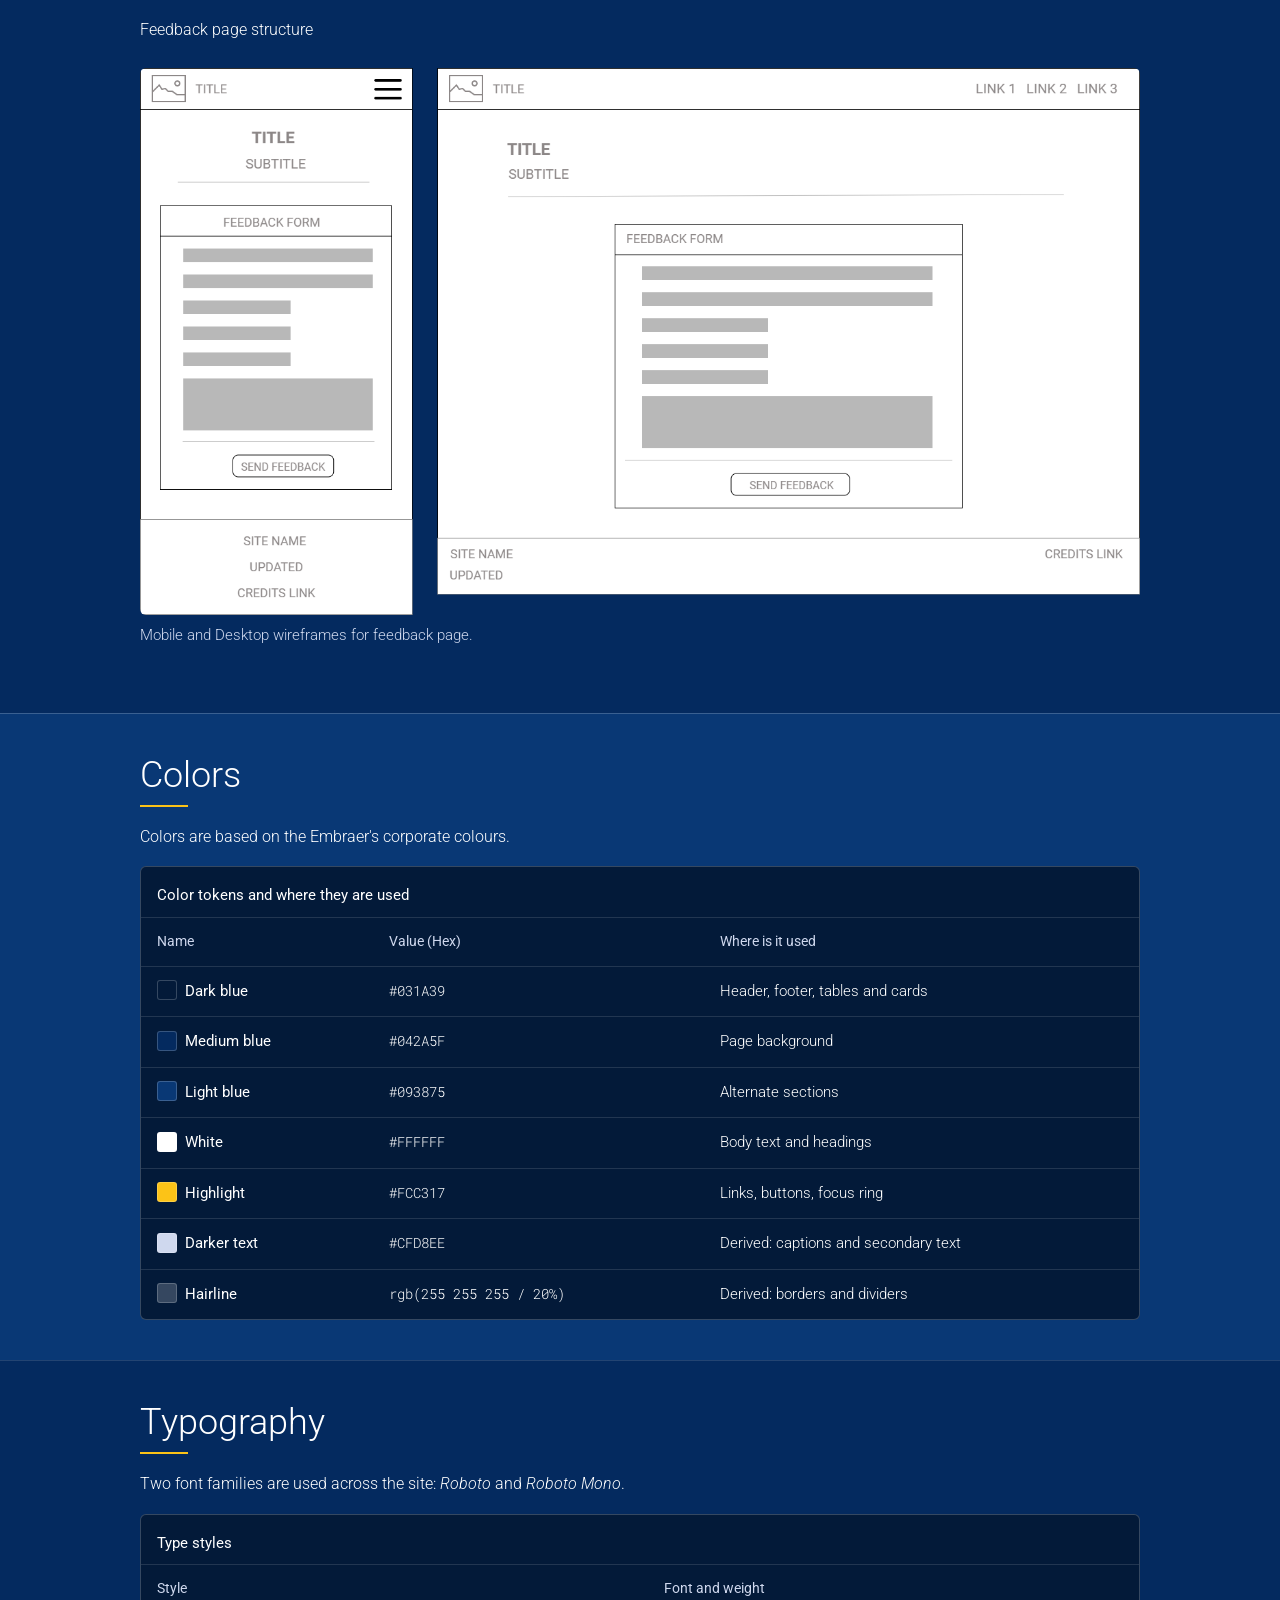
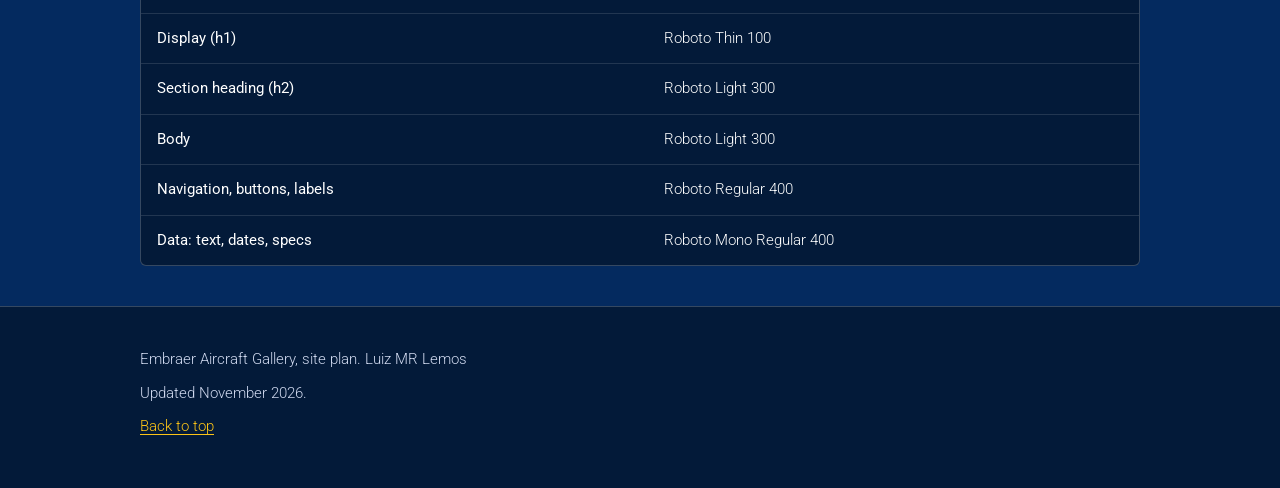
<file: finalproject/siteplan.html>
<!doctype html>
<html lang="en">
<head>
<meta charset="utf-8">
<meta name="viewport" content="width=device-width, initial-scale=1">
<meta name="description" content="WDD 231: Site plan for the Embraer Aircraft Gallery.">
<meta name="keywords" content="Embraer, aircraft, aviation, site plan, WDD 231">
<meta name="author" content="Mauricio Reale">
<title>Site plan – WDD 231 Project – Embraer Aircraft Gallery</title>
<link rel="preconnect" href="https://fonts.googleapis.com">
<link rel="preconnect" href="https://fonts.gstatic.com" crossorigin>
<link href="https://fonts.googleapis.com/css2?family=Roboto:wght@100;300;400&family=Roboto+Mono:wght@400&display=swap" rel="stylesheet">
<link rel="stylesheet" href="styles/siteplan.css">
</head>
<body>
<a class="skip-link" href="#main">Content</a>

<header class="site-header">
  <div class="wrap">
    <p class="brand">Embraer Aircraft Gallery</p>
    <nav class="toc" aria-label="Site plan sections">
      <ul>
        <li><a href="#name">Site name</a></li>
        <li><a href="#purpose">Purpose</a></li>
        <li><a href="#scenarios">Scenarios</a></li>
        <li><a href="#sitemap">Site map</a></li>
        <li><a href="#wireframe">Wireframe</a></li>
        <li><a href="#colors">Colors</a></li>
        <li><a href="#typography">Typography</a></li>
      </ul>
    </nav>
  </div>
</header>

<main id="main">
  <div class="wrap intro">
    <h1>Site plan</h1>
    <p class="lede">The plan for the Embraer Aircraft Gallery site project. For reference, it uses some of the proposed site colors, style and typography.</p>
  </div>

  <section id="name" class="plan-section" aria-labelledby="name-title">
    <div class="wrap">
      <h2 id="name-title">Site name</h2>
      <p>The site is called <cite>Embraer Aircraft Gallery</cite>.</p>
      <p><dfn>Embraer</dfn> is a Brazilian aerospace company that produces commercial, military, executive, and agricultural aircraft.</p>
      <p><i>Gallery</i> was added because aircraft are presented one model at a time, each with a photo and some basic information, similar to how exhibits are displayed in a "real" gallery.</p>
    </div>
  </section>

  <section id="purpose" class="plan-section plan-section--alt" aria-labelledby="purpose-title">
    <div class="wrap">
      <h2 id="purpose-title">Purpose</h2>
      <p>The Embraer Aircraft Gallery is dedicated to showcasing some significant aircraft produced by Embraer, providing enthusiasts and general visitors with a comprehensive resource for historical aviation artifacts and information.</p>
      <p class="darker-text">Period covered by the site is 1969 to present.</p>
    </div>
  </section>

  <section id="scenarios" class="plan-section" aria-labelledby="scenarios-title">
    <div class="wrap">
      <h2 id="scenarios-title">Scenarios</h2>
      <p>Questions that are asked by a site visitor who represents the target audience.</p>
      <div class="table-wrap" role="region" aria-labelledby="scenarios-caption" tabindex="0">
        <table>
          <caption id="scenarios-caption">Visitor questions and where the site answers them</caption>
          <thead>
            <tr><th scope="col">Question</th><th scope="col">Answered on</th></tr>
          </thead>
          <tbody>
            <tr><th scope="row">What is Embraer?</th><td>Home, intro section</td></tr>
            <tr><th scope="row">What period of time does this site cover?</th><td>Home, intro section</td></tr>
            <tr><th scope="row">What are some significant aircraft produced by Embraer?</th><td>Gallery</td></tr>
            <tr><th scope="row">What are the specifications of these aircraft?</th><td>Gallery</td></tr>
            <tr><th scope="row">Who contributed to the site?</th><td>Credits</td></tr>
            <tr><th scope="row">How can I provide feedback?</th><td>Feedback</td></tr>
          </tbody>
        </table>
      </div>
    </div>
  </section>

  <section id="sitemap" class="plan-section plan-section--alt" aria-labelledby="sitemap-title">
    <div class="wrap">
      <h2 id="sitemap-title">Site map</h2>
      <p>Four pages with shared layout. </p>
      <div class="table-wrap" role="region" aria-labelledby="sitemap-caption" tabindex="0">
        <table>
          <caption id="sitemap-caption">Pages, files and main content</caption>
          <thead>
            <tr><th scope="col">Page</th><th scope="col">File</th><th scope="col">Main content</th></tr>
          </thead>
          <tbody>
            <tr><th scope="row">Home</th><td class="mono">index.html</td><td>Hero, intro to Embraer and some basic history of the company</td></tr>
            <tr><th scope="row">Gallery</th><td class="mono">gallery.html</td><td>Notable aircraft (including the Embraer EMB 110) with photo, year, maker and specs</td></tr>
            <tr><th scope="row">Credits</th><td class="mono">credits.html</td><td>Credits page with image and content acknowledgments.</td></tr>
            <tr><th scope="row">Feedback</th><td class="mono">feedback.html</td><td>Feedback form for site visitors to submit comments and questions.</td></tr>
          </tbody>
        </table>
      </div>
    </div>
  </section>

  <section id="wireframe" class="plan-section" aria-labelledby="wireframe-title">
    <div class="wrap">
      <h2 id="wireframe-title">Wireframe Sketches (Mobile and Desktop)</h2>
      <p>Home page structure</p>
      <figure>
        <img src="images/home-wireframe.webp" width="1460" height="1190" loading="lazy"
             alt="Black and white wireframe of the home page on mobile and desktop.">
        <figcaption>Mobile and Desktop wireframes for home page.</figcaption>
      </figure>
      <p>Gallery page structure</p>
      <figure>
        <img src="images/gallery-wireframe.webp" width="1460" height="1315" loading="lazy"
             alt="Black and white wireframe of the gallery page on mobile and desktop.">
        <figcaption>Mobile and Desktop wireframes for gallery page.</figcaption>
      </figure>
      <p>Credits page structure</p>
      <figure>
        <img src="images/credits-wireframe.webp" width="1460" height="890" loading="lazy"
             alt="Black and white wireframe of the credits page on mobile and desktop.">
        <figcaption>Mobile and Desktop wireframes for credits page.</figcaption>
      </figure>
      <p>Feedback page structure</p>
      <figure>
        <img src="images/feedback-wireframe.webp" width="1460" height="890" loading="lazy"
             alt="Black and white wireframe of the feedback page on mobile and desktop.">
        <figcaption>Mobile and Desktop wireframes for feedback page.</figcaption>
      </figure>
    </div>
  </section>

  <section id="colors" class="plan-section plan-section--alt" aria-labelledby="colors-title">
    <div class="wrap">
      <h2 id="colors-title">Colors</h2>
      <p>Colors are based on the Embraer's corporate colours.</p>
      <div class="table-wrap" role="region" aria-labelledby="colors-caption" tabindex="0">
        <table>
          <caption id="colors-caption">Color tokens and where they are used</caption>
          <thead>
            <tr><th scope="col">Name</th><th scope="col">Value (Hex)</th><th scope="col">Where is it used</th></tr>
          </thead>
          <tbody>
            <tr><th scope="row"><span class="swatch swatch--blue-dark" aria-hidden="true"></span>Dark blue</th><td class="mono">#031A39</td><td>Header, footer, tables and cards</td></tr>
            <tr><th scope="row"><span class="swatch swatch--blue-medium" aria-hidden="true"></span>Medium blue</th><td class="mono">#042A5F</td><td>Page background</td></tr>
            <tr><th scope="row"><span class="swatch swatch--blue-light" aria-hidden="true"></span>Light blue</th><td class="mono">#093875</td><td>Alternate sections</td></tr>
            <tr><th scope="row"><span class="swatch swatch--white" aria-hidden="true"></span>White</th><td class="mono">#FFFFFF</td><td>Body text and headings</td></tr>
            <tr><th scope="row"><span class="swatch swatch--highlight" aria-hidden="true"></span>Highlight</th><td class="mono">#FCC317</td><td>Links, buttons, focus ring</td></tr>
            <tr><th scope="row"><span class="swatch swatch--darker-text" aria-hidden="true"></span>Darker text</th><td class="mono">#CFD8EE</td><td>Derived: captions and secondary text</td></tr>
            <tr><th scope="row"><span class="swatch swatch--line" aria-hidden="true"></span>Hairline</th><td class="mono">rgb(255 255 255 / 20%)</td><td>Derived: borders and dividers</td></tr>
          </tbody>
        </table>
      </div>
    </div>
  </section>

  <section id="typography" class="plan-section" aria-labelledby="typography-title">
    <div class="wrap">
      <h2 id="typography-title">Typography</h2>
      <p>Two font families are used across the site: <dfn>Roboto</dfn> and <dfn>Roboto Mono</dfn>.</p>
      <div class="table-wrap" role="region" aria-labelledby="type-caption" tabindex="0">
        <table>
          <caption id="type-caption">Type styles</caption>
          <thead>
            <tr><th scope="col">Style</th><th scope="col">Font and weight</th></tr>
          </thead>
          <tbody>
            <tr><th scope="row">Display (h1)</th><td>Roboto Thin 100</td></tr>
            <tr><th scope="row">Section heading (h2)</th><td>Roboto Light 300</td></tr>
            <tr><th scope="row">Body</th><td>Roboto Light 300</td></tr>
            <tr><th scope="row">Navigation, buttons, labels</th><td>Roboto Regular 400</td></tr>
            <tr><th scope="row">Data: text, dates, specs</th><td>Roboto Mono Regular 400</td></tr>
          </tbody>
        </table>
      </div>
    </div>
  </section>

</main>

<footer class="site-footer">
  <div class="wrap">
    <p>Embraer Aircraft Gallery, site plan. Luiz MR Lemos</p>
    <p>Updated November 2026.</p>
    <p><a href="#main">Back to top</a></p>
  </div>
</footer>
</body>
</html>
</file>
<file: styles/small.css>
/* The "palette" comes from my profile picture: deep forest green, a cream
   bar, a light leaf green for the page, and gold in the footer. */
:root {
  --color-brand: #1e4620;
  --color-brand-deep: #15300f;
  --color-on-brand: #ffffff;
  --color-surface: #f4f1df;
  --color-page: #e3dfc6;
  --color-accent: #a7d18a;
  --color-footer-text: #f0d580;
  --color-text: #1b1b1b;
  --color-shadow: rgba(21, 48, 15, 0.3);
}

* {
  box-sizing: border-box;
  margin: 0;
	padding: 0;
}

body {
  font-family: 'Roboto', sans-serif;
  font-weight: 400;
  color: var(--color-text);
  background-color: var(--color-page);
  min-height: 100vh;
  display: flex;
  flex-direction: column;
}

header {
  background-color: var(--color-brand);
  color: var(--color-on-brand);
  display: flex;
  flex-direction: row;
  flex-wrap: wrap;
  align-items: center;
  gap: 0.5rem;
  padding: 10px 20px 0 20px;
}

#site-logo {
  display: block;
  height: 44px;
  width: auto;
}

header span {
  font-size: 1.6rem;
  flex: 1;
  min-width: 0;
}

nav {
  flex: 1 0 100%;
  margin: 0 -20px;
  background-color: var(--color-surface);
  display: flex;
  flex-direction: column;
}

nav a {
	display: none;
	padding: 0.75rem;
	text-align: left;
	text-decoration: none;
	color: var(--color-brand);
	font-weight: 700;
	transition: 0.5s;
	font-size: clamp(1rem, 2vmin, 1.5rem);
}

nav a:hover,
nav a:active {
	color: var(--color-on-brand);
	background-color: var(--color-brand-deep);
}

nav a.active {
	color: var(--color-brand-deep);
	background-color: var(--color-accent);
}

nav.show a {
	display: block;
}

#primary-nav a[hidden] {
	display: none;
}

#menu.show::before {
	content: "X";
}

#menu {
	display: block;
	margin-left: auto;
	appearance: none;
	background: none;
	border: none;
	cursor: pointer;
	text-align: right;
	font-family: inherit;
	font-size: 2rem;
	font-weight: 700;
	padding: 0.5rem 0.75rem;
	color: var(--color-on-brand);
}

#menu::before {
	content: "≡";
}

main {
  margin: 1rem 0;
  padding: 0 1rem;
  flex: 1;
}

main > h1 {
  text-align: left;
  margin: 0 0 0.5rem;
  color: var(--color-brand);
}

.cards {
  display: grid;
  grid-template-columns: 1fr;
  gap: 1rem;
  margin-bottom: 1rem;
}

.card {
  border: 1px solid var(--color-brand);
  background-color: var(--color-surface);
  display: flex;
  flex-direction: column;
}

.card h2 {
  background-color: var(--color-brand);
  color: var(--color-on-brand);
  text-align: center;
  font-size: 1.2rem;
  padding: 0.5rem;
}

.card > *:not(h2) {
  margin: 1rem;
}

.card > *:not(h2) + *:not(h2) {
  margin-top: 0;
}

.card img {
  display: block;
  max-width: 100%;
  height: auto;
  margin-left: auto;
  margin-right: auto;
}

.visually-hidden {
  position: absolute;
  width: 1px;
  height: 1px;
  overflow: hidden;
  clip-path: inset(50%);
  white-space: nowrap;
}

.filters {
  display: flex;
  gap: 0.5rem;
}

.filter {
  flex: 1;
  appearance: none;
  border: 1px solid var(--color-brand);
  background-color: var(--color-page);
  color: var(--color-brand);
  font-family: inherit;
  font-size: 1rem;
  font-weight: 700;
  padding: 0.5rem;
  border-radius: 6px;
  box-shadow: 0 2px 5px var(--color-shadow);
  cursor: pointer;
  transition: 0.5s;
}

.filter:hover {
  background-color: var(--color-accent);
  color: var(--color-brand-deep);
}

.filter:focus-visible {
  outline: 2px solid var(--color-brand-deep);
  outline-offset: 2px;
}

.filter[aria-pressed="true"] {
  background-color: var(--color-brand);
  color: var(--color-on-brand);
}

.courses {
  display: grid;
  grid-template-columns: 1fr;
  gap: 0.5rem;
  list-style: none;
}

.credits {
  text-align: center;
}

.course {
  display: flex;
  align-items: center;
  gap: 0.5rem;
  border: 1px solid var(--color-brand);
  background-color: var(--color-page);
  color: var(--color-brand);
  font-weight: 700;
  padding: 0.5rem;
  border-radius: 6px;
}

.course.completed {
  border-color: var(--color-brand-deep);
  background-color: var(--color-accent);
  color: var(--color-brand-deep);
}

.course-mark {
  visibility: hidden;
}

.course.completed .course-mark {
  visibility: visible;
}

.social {
  display: flex;
  justify-content: center;
  gap: 1rem;
  background-color: var(--color-page);
  margin: -10px -20px 10px;
  padding: 1rem;
}

.social img {
  display: block;
  width: 32px;
  height: 32px;
}

.social a:focus-visible {
  outline: 2px solid var(--color-brand-deep);
  outline-offset: 2px;
}

footer {
  background-color: var(--color-brand);
  color: var(--color-footer-text);
  text-align: center;
  padding: 10px 20px;
}
</file>
<file: styles/large.css>
/* Media query for wider than mobile viewports. */
@media only screen and (min-width: 40em) {
	nav {
		flex-direction: row;
	}
	nav a {
		display: block;
		text-align: center;
	}
	#menu {
		display: none;
	}
	.courses {
		grid-template-columns: repeat(3, 1fr);
	}
	.cards {
		grid-template-columns: 1fr 1fr;
	}
}
</file>
<file: chamber/styles/base.css>
@charset "UTF-8";

/* I created the color palette for the site based on the colors of the Sao Jose dos campos
   city flag, with some variations made to achieve AAA contrast. */

:root {
	--navy-900: #0a2c47;
	--navy-700: #0f3f65;
	--slate-600: #2f4d68;
	--gold-500: #fcb100;
	--gold-300: #ffd36b;
	--mist: #eef3f8;
	--cream: #fff6de;
	--ice: #dce6f0;
	--line: #c9d8e6;
	--white: #ffffff;

	--color-page: var(--mist);
	--color-surface: var(--white);
	--color-border: var(--line);
	--color-text: var(--navy-900);
	--color-text-muted: var(--slate-600);
	--color-link: var(--navy-900);

	--color-header-bg: var(--navy-900);
	--color-header-text: var(--white);
	--color-header-hover-bg: var(--navy-700);
	--color-header-current: var(--gold-300);
	--color-rule: var(--gold-500);

	--color-footer-bg: var(--navy-900);
	--color-footer-text: var(--ice);
	--color-footer-heading: var(--gold-300);

	--color-overlay-bg: rgba(10, 44, 71, 0.82);
	--color-overlay-text: var(--white);

	--color-cta-bg: var(--gold-500);
	--color-cta-text: var(--navy-900);
	--color-cta-hover-bg: var(--gold-300);

	--color-action-bg: var(--slate-600);
	--color-action-text: var(--white);
	--color-action-hover-bg: var(--navy-700);
	--color-shadow: rgba(10, 44, 71, 0.25);
	--color-shadow-soft: rgba(10, 44, 71, 0.12);

	--color-focus-on-dark: var(--gold-500);
	--color-focus-on-light: var(--navy-900);
}

*,
*::before,
*::after {
	box-sizing: border-box;
}

body {
	margin: 0;
	min-height: 100vh;
	display: flex;
	flex-direction: column;
	font-family: 'Roboto', system-ui, sans-serif;
	font-weight: 400;
	line-height: 1.5;
	color: var(--color-text);
	background-color: var(--color-page);
}

img {
	max-width: 100%;
}

:focus-visible {
	outline: 3px solid var(--color-focus-on-light);
	outline-offset: 2px;
}

header :focus-visible,
footer :focus-visible {
	outline-color: var(--color-focus-on-dark);
}

header {
	display: grid;
	grid-template-columns: auto 1fr auto;
	align-items: center;
	gap: 0.75rem;
	padding: 0.75rem 1rem;
	color: var(--color-header-text);
	background-color: var(--color-header-bg);
	border-bottom: 4px solid var(--color-rule);
}

#site-logo {
	width: 48px;
	height: 48px;
}

header > span {
	font-size: 1.15rem;
	font-weight: 700;
	line-height: 1.2;
}

#menu {
	grid-column: 3;
	grid-row: 1;
	width: 2.75rem;
	height: 2.75rem;
	font-size: 1.5rem;
	line-height: 1;
	color: var(--color-header-text);
	background-color: transparent;
	border: 1px solid var(--color-header-text);
	border-radius: 4px;
	cursor: pointer;
}

#menu::before {
	content: '☰';
}

#menu[aria-expanded='true']::before {
	content: '✕';
}

#primary-nav {
	grid-column: 1 / -1;
	grid-row: 2;
	display: none;
	flex-direction: column;
}

header:has(#menu[aria-expanded='true']) #primary-nav {
	display: flex;
}

#primary-nav a {
	padding: 0.75rem 0.5rem;
	font-weight: 500;
	text-decoration: none;
	color: var(--color-header-text);
	border-bottom: 1px solid var(--color-header-hover-bg);
}

#primary-nav a:hover {
	background-color: var(--color-header-hover-bg);
}

#primary-nav a.active {
	color: var(--color-header-current);
	font-weight: 700;
}

main {
	flex: 1;
	width: 100%;
	padding: 0.75rem 0 2.5rem;
}

main > :not(.hero) {
	max-width: 64rem;
	margin-right: auto;
	margin-left: auto;
	padding-right: 1rem;
	padding-left: 1rem;
}

main h1 {
	margin: 0 0 1.25rem;
	padding-bottom: 0.1rem;
	font-size: 1.75rem;
}

main a {
	color: var(--color-link);
}

.hero {
	position: relative;
	margin: -0.75rem 0 1.5rem;
	border-bottom: 4px solid var(--color-rule);
}

.hero picture {
	display: block;
}

.hero img {
	display: block;
	width: 100%;
	height: auto;
}

.hero-banner {
	position: absolute;
	right: 0;
	bottom: 0;
	left: 0;
	display: flex;
	flex-direction: column;
	align-items: center;
	gap: 0.75rem;
	padding: 1rem;
	text-align: center;
	color: var(--color-overlay-text);
	background-color: var(--color-overlay-bg);
	border-top: 4px solid var(--color-rule);
}

.hero h1 {
	margin: 0;
	padding: 0;
	font-size: 1.375rem;
	font-weight: 400;
	color: var(--color-overlay-text);
	border-bottom: none;
}

.hero-intro p {
	margin: 0;
	font-size: 1rem;
	font-weight: 500;
}

.hero-cta {
	padding: 0.6rem 1.5rem;
	font-size: 0.9rem;
	font-weight: 500;
	text-decoration: none;
	color: var(--color-cta-text);
	background-color: var(--color-cta-bg);
	border-radius: 999px;
	box-shadow: 0 1px 3px var(--color-shadow);
}

.hero-cta:hover {
	background-color: var(--color-cta-hover-bg);
}

.directory-view {
	display: flex;
	align-items: center;
	justify-content: center;
	flex-wrap: wrap;
	gap: 0.5rem;
	margin-bottom: 1.5rem;
}

.directory-view span {
	font-size: 0.875rem;
	color: var(--color-text-muted);
}

.directory-view button {
	padding: 0.5rem 0.9rem 0.5rem 2.25rem;
	font-family: inherit;
	font-size: 0.9rem;
	font-weight: 500;
	color: var(--color-text);
	background-color: transparent;
	background-repeat: no-repeat;
	background-position: left 0.6rem center;
	background-size: 20px 20px;
	border: 2px solid var(--color-border);
	border-radius: 4px;
	cursor: pointer;
}

.directory-view button[aria-pressed='true'] {
	border-color: var(--color-text);
}

.directory-view button:hover {
	background-color: var(--color-surface);
}

#grid-view {
	background-image: url('../images/grid-view.webp');
}

#list-view {
	background-image: url('../images/list-view.webp');
}

.badge {
	display: inline-block;
	padding: 0.15rem 0.7rem;
	font-size: 0.8rem;
	font-weight: 700;
	letter-spacing: 0.05em;
	color: var(--color-text);
	border-radius: 999px;
}

.badge-gold {
	background-color: var(--gold-500);
}

.badge-silver {
	color: var(--white);
	background-color: var(--slate-600);
}

.badge-member {
	background-color: var(--ice);
}

.badge-cool {
	background-color: var(--ice);
}

.badge-warm {
	background-color: var(--gold-500);
}

/* This is now shared */

.member-link,
.row-link,
.membership-body button,
.join-modal-body button,
.thankyou-link {
	font-weight: 500;
	letter-spacing: 0.04em;
	text-decoration: none;
	color: var(--color-action-text);
	background-color: var(--color-action-bg);
	box-shadow: 0 1px 3px var(--color-shadow);
}

/* This is now shared */

.member-link:hover,
.row-link:hover,
.membership-body button:hover,
.join-modal-body button:hover,
.thankyou-link:hover {
	background-color: var(--color-action-hover-bg);
}

#directory.grid,
#spotlight {
	display: grid;
	grid-template-columns: 1fr;
	gap: 1.5rem;
}

.member-card {
	display: flex;
	flex-direction: column;
	text-align: center;
	background-color: var(--color-surface);
	border: 1px solid var(--color-border);
	border-radius: 10px;
	box-shadow: 0 2px 6px var(--color-shadow-soft);
	overflow: hidden;
}

.member-card h2 {
	display: flex;
	align-items: center;
	justify-content: center;
	min-height: 3rem;
	margin: 0;
	padding: 0.3rem 1rem;
	font-size: 1rem;
	font-weight: 500;
	line-height: 1.2;
	letter-spacing: 0.03em;
	color: var(--color-header-text);
	background-color: var(--color-header-bg);
	border-bottom: 4px solid var(--color-rule);
}

.member-logo {
	display: flex;
	justify-content: center;
	padding: 1.5rem;
	background-color: var(--color-surface);
	border-bottom: 4px solid var(--color-rule);
}

.member-logo img {
	width: 100%;
	max-width: 12rem;
	height: 12rem;
	object-fit: contain;
}

.member-details {
	flex: 1;
	display: flex;
	flex-direction: column;
	gap: 0.6rem;
	padding: 1.25rem;
}

.member-details p {
	margin: 0;
}

.member-address {
	display: flex;
	align-items: center;
	justify-content: center;
	min-height: 3rem;
	font-weight: 700;
}

.member-phone,
.member-level {
	color: var(--color-text-muted);
}

.member-details .member-level {
	margin-top: auto;
	margin-inline: -0.625rem;
	padding-bottom: 1.25rem;
	border-bottom: 1px solid var(--color-border);
}

.member-link {
	align-self: center;
	width: 60%;
	margin-top: 0.4rem;
	padding: 0.4rem 1rem;
	font-size: 0.85rem;
	border-radius: 8px;
}

#directory.list {
	display: flex;
	flex-direction: column;
	gap: 1rem;
	padding: 1rem;
	background-color: var(--color-surface);
	border: 1px solid var(--color-border);
	border-radius: 10px;
	box-shadow: 0 2px 6px var(--color-shadow-soft);
}

.member-row {
	padding: 1rem;
	text-align: center;
	border-radius: 6px;
}

.member-row:nth-child(even) {
	background-color: var(--color-page);
}

.member-row h2 {
	margin: 0 0 0.25rem;
	font-size: 1.05rem;
}

.member-row p {
	margin: 0;
	font-size: 0.9rem;
	color: var(--color-text-muted);
}

.member-row .row-address {
	color: var(--color-text);
}

.row-link {
	display: inline-block;
	margin-top: 0.75rem;
	padding: 0.45rem 0.9rem;
	font-size: 0.85rem;
	white-space: nowrap;
	border-radius: 6px;
}

.event-grid {
	display: grid;
	grid-template-columns: 1fr;
	gap: 1.5rem;
}

.event-card {
	display: flex;
	flex-direction: column;
	text-align: center;
	background-color: var(--color-surface);
	border: 1px solid var(--color-border);
	border-radius: 10px;
	box-shadow: 0 2px 6px var(--color-shadow-soft);
	overflow: hidden;
}

.event-when {
	display: flex;
	align-items: center;
	justify-content: center;
	min-height: 3rem;
	margin: 0;
	padding: 0.3rem 1rem;
	font-size: 1rem;
	font-weight: 500;
	line-height: 1.2;
	letter-spacing: 0.03em;
	color: var(--color-header-text);
	background-color: var(--color-header-bg);
	border-bottom: 4px solid var(--color-rule);
}

.event-body {
	flex: 1;
	display: flex;
	flex-direction: column;
	gap: 0.6rem;
	padding: 1.25rem;
}

.event-body p {
	margin: 0;
}

.event-body h3 {
	display: flex;
	align-items: center;
	justify-content: center;
	min-height: 2.6rem;
	margin: 0;
	font-size: 1.1rem;
	line-height: 1.2;
}

.event-venue {
	display: flex;
	align-items: center;
	justify-content: center;
	min-height: 3rem;
	font-weight: 700;
}

.event-note {
	display: flex;
	align-items: center;
	justify-content: center;
	min-height: 2.75rem;
	font-size: 0.9rem;
	color: var(--color-text-muted);
}

.event-body .event-tag {
	margin-top: auto;
	margin-inline: -0.625rem;
	padding-top: 1.25rem;
	border-top: 1px solid var(--color-border);
}

.weather-card {
	background-color: var(--color-surface);
	border: 1px solid var(--color-border);
	border-radius: 10px;
	box-shadow: 0 2px 6px var(--color-shadow-soft);
	overflow: hidden;
}

.weather-title {
	display: flex;
	align-items: center;
	justify-content: center;
	min-height: 3rem;
	margin: 0;
	padding: 0.3rem 1rem;
	font-size: 1rem;
	font-weight: 500;
	line-height: 1.2;
	letter-spacing: 0.03em;
	color: var(--color-header-text);
	background-color: var(--color-header-bg);
	border-bottom: 4px solid var(--color-rule);
}

.weather-now {
	padding: 1rem;
	text-align: center;
}

.weather-current {
	display: flex;
	align-items: center;
	justify-content: center;
	gap: 0.5rem;
	margin: 0;
}

.weather-current img {
	width: 100px;
	height: auto;
}

.weather-temp {
	font-size: 2.5rem;
	font-weight: 700;
	line-height: 1.1;
}

.weather-description {
	margin: 0.25rem 0 0;
	font-size: 1.1rem;
	text-transform: capitalize;
}

.weather-range {
	display: flex;
	flex-wrap: wrap;
	align-items: center;
	gap: 0.75rem;
	margin: 0;
	padding: 1rem;
	border-top: 1px solid var(--color-border);
}

.forecast {
	padding: 1rem 0.75rem;
	border-top: 1px solid var(--color-border);
}

.forecast h3 {
	margin: 0 0 0.75rem;
	font-size: 0.9rem;
	letter-spacing: 0.05em;
}

.forecast-day {
	display: grid;
	grid-template-columns: 2.75rem 2.5rem minmax(0, 1fr) 4.25rem 4.25rem;
	align-items: center;
	column-gap: 0.25rem;
	padding: 0.5rem 0;
}

.forecast-day + .forecast-day {
	border-top: 1px solid var(--color-border);
}

.forecast-day p {
	margin: 0;
}

.forecast-name {
	grid-column: 1;
	font-weight: 700;
}

.forecast-day img {
	grid-column: 2;
	justify-self: center;
	width: 40px;
	height: auto;
}

.forecast-description {
	display: none;
	font-size: 0.9rem;
	color: var(--color-text-muted);
}

.forecast-min {
	grid-column: 4;
}

.forecast-max {
	grid-column: 5;
}

.forecast-min,
.forecast-max {
	font-size: 0.9rem;
	font-weight: 700;
	text-align: right;
	white-space: nowrap;
}

.temp-label {
	font-weight: 400;
	color: var(--color-text-muted);
}


footer {
	display: grid;
	gap: 1.25rem;
	justify-items: center;
	text-align: center;
	padding: 1.5rem 1rem;
	color: var(--color-footer-text);
	background-color: var(--color-footer-bg);
	border-top: 4px solid var(--color-rule);
}

footer p {
	margin: 0;
	font-size: 0.875rem;
}

footer .address p:first-child,
footer .author p:first-child {
	font-weight: 700;
	color: var(--color-footer-heading);
}

footer .social {
	display: flex;
	justify-content: center;
	gap: 1rem;
}

footer .social a {
	display: inline-flex;
	padding: 0.375rem;
	border-radius: 6px;
}

footer .social a:hover {
	background-color: var(--color-header-hover-bg);
}

footer .social img {
	width: 32px;
	height: 32px;
}

/* Join page, join-grid, join-card and join-form  */

.join-grid {
	display: grid;
	grid-template-columns: 1fr;
	gap: 1.5rem;
}

/* This is now shared */

.join-card,
.membership-card,
.join-modal,
.thankyou-card {
	grid-column: span 1;
	display: flex;
	flex-direction: column;
	background-color: var(--color-surface);
	border: 1px solid var(--color-border);
	border-radius: 10px;
	box-shadow: 0 2px 6px var(--color-shadow-soft);
	overflow: hidden;
}

/* This is now shared */

.join-card h2,
.membership-card h2,
.join-modal h2,
.thankyou-card h2 {
	display: flex;
	align-items: center;
	justify-content: center;
	min-height: 3rem;
	margin: 0;
	padding: 0.3rem 1rem;
	font-size: 1rem;
	font-weight: 500;
	line-height: 1.2;
	letter-spacing: 0.03em;
	color: var(--color-header-text);
	background-color: var(--color-header-bg);
	border-bottom: 4px solid var(--color-rule);
}

.join-form {
	display: flex;
	flex-direction: column;
	gap: 1rem;
	padding: 1.5rem 1rem;
}

.join-form .field {
	display: flex;
	flex-direction: column;
	gap: 0.375rem;
	font-size: 0.89rem;
	font-weight: 500;
	color: var(--color-text);
}

.join-form .optional {
	font-weight: 400;
	color: var(--color-text-muted);
}

.join-form input:not([type='hidden']),
.join-form select,
.join-form textarea {
	width: 100%;
	padding: 0.375rem 0.625rem;
	font-family: inherit;
	font-size: 1rem;
	font-weight: 400;
	line-height: 1.5;
	color: var(--color-text);
	background-color: var(--color-surface);
	border: 2px solid var(--color-border);
	border-radius: 6px;
}

.join-form input:not([type='hidden']):hover,
.join-form select:hover,
.join-form textarea:hover {
	border-color: var(--color-text-muted);
}

.join-form textarea {
	resize: vertical;
}

.join-form button[type='submit'] {
	align-self: center;
	width: 60%;
	margin-top: 0.5rem;
	padding: 0.6rem 1rem;
	font-family: inherit;
	font-size: 0.85rem;
	font-weight: 500;
	letter-spacing: 0.04em;
	color: var(--color-action-text);
	background-color: var(--color-action-bg);
	border: none;
	border-radius: 8px;
	box-shadow: 0 1px 3px var(--color-shadow);
	cursor: pointer;
}

.join-form button[type='submit']:hover {
	background-color: var(--color-action-hover-bg);
}

.membership-body,
.join-modal-body,
.thankyou-body {
	display: flex;
	flex-direction: column;
	gap: 1rem;
	padding: 1.5rem 1rem;
}

.membership-body p,
.join-modal-body p,
.thankyou-body p {
	margin: 0;
}

.membership-body button,
.join-modal-body button {
	padding: 0.5rem 1rem;
	font-family: inherit;
	font-size: 0.85rem;
	border: none;
	border-radius: 8px;
	cursor: pointer;
}

.join-modal:not([open]) {
	display: none;
}

.join-modal {
	width: min(90%, 400px);
	padding: 0;
}

.join-modal::backdrop {
	background-color: rgb(0 0 0 / 50%);
}

/* Thank you page */

.thankyou-list {
	margin: 0;
}

.thankyou-list dt {
	font-size: 0.8rem;
	font-weight: 500;
	letter-spacing: 0.04em;
	color: var(--color-text-muted);
}

.thankyou-list dd {
	margin: 0;
	padding-bottom: 0.75rem;
	margin-bottom: 0.75rem;
	font-size: 1rem;
	color: var(--color-text);
	border-bottom: 1px solid var(--color-border);
	overflow-wrap: anywhere;
}

.thankyou-list dd:last-of-type {
	padding-bottom: 0;
	margin-bottom: 0;
	border-bottom: none;
}

.thankyou-link {
	align-self: center;
	padding: 0.5rem 1.5rem;
	font-size: 0.85rem;
	border-radius: 8px;
}

@keyframes membership-fade-in {
	from {
		opacity: 0;
	}

	to {
		opacity: 1;
	}
}

.membership-body button {
	animation: membership-fade-in 400ms ease-out both;
}

/* Delay on 250ms increments for each button so the animation plays in "sequence" */

.membership-body button:nth-of-type(1) {
	animation-delay: 0ms;
}

.membership-body button:nth-of-type(2) {
	animation-delay: 250ms;
}

.membership-body button:nth-of-type(3) {
	animation-delay: 500ms;
}

.membership-body button:nth-of-type(4) {
	animation-delay: 750ms;
}
</file>
<file: chamber/styles/large.css>
/* Wider-viewport overrides */

@media only screen and (min-width: 48em) {
	header {
		gap: 1rem;
		padding: 0.75rem 1.5rem;
	}

	#site-logo {
		width: 56px;
		height: 56px;
	}

	header > span {
		font-size: 1.35rem;
	}

	#menu {
		display: none;
	}

	#primary-nav {
		grid-column: 3;
		grid-row: 1;
		display: flex;
		flex-direction: row;
		gap: 0.25rem;
	}

	#primary-nav a {
		padding: 0.375rem 0.75rem;
		text-align: center;
		border-bottom: 3px solid transparent;
		border-radius: 3px 3px 0 0;
	}

	#primary-nav a.active {
		border-bottom-color: var(--color-rule);
	}

	main {
		padding: 1rem 0 3rem;
	}

	/* crazy, but works! */
	main > :not(.hero) {
		padding-right: 1.5rem;
		padding-left: 1.5rem;
	}

	main h1 {
		font-size: 2.25rem;
	}

	.hero {
		margin: -1rem 0 2rem;
	}

	.hero-banner {
		flex-direction: row;
		justify-content: space-between;
		gap: 2rem;
		padding: 1rem 2.5rem;
		text-align: left;
	}

	.hero h1 {
		font-size: 2rem;
	}

	.hero-intro p {
		font-size: 1.15rem;
	}

	.hero-cta {
		padding: 0.7rem 1.75rem;
		font-size: 1rem;
	}

	.directory-view {
		justify-content: flex-end;
	}

	#directory.grid,
	#spotlight {
		grid-template-columns: repeat(auto-fit, minmax(15rem, 1fr));
	}

	#directory.list .member-row {
		display: grid;
		grid-template-columns: minmax(0, 1.3fr) minmax(0, 1.7fr) minmax(0, 1fr) 7rem 11rem;
		align-items: center;
		gap: 1rem;
		padding: 0.75rem 1rem;
		text-align: left;
	}

	#directory.list .member-row h2 {
		margin: 0;
		font-size: 1rem;
	}

	#directory.list .row-link {
		justify-self: stretch;
		margin-top: 0;
		text-align: center;
	}

	#directory.list .row-label {
		position: absolute;
		width: 1px;
		height: 1px;
		margin: -1px;
		overflow: hidden;
		clip-path: inset(50%);
		white-space: nowrap;
	}

	.event-grid {
		grid-template-columns: repeat(auto-fit, minmax(15rem, 1fr));
	}

	.weather-title {
		justify-content: flex-start;
		padding-inline: 1.5rem;
		font-size: 1.15rem;
	}

	.weather-body {
		display: grid;
		grid-template-columns: minmax(16rem, 1fr) minmax(0, 2.4fr);
	}

	.weather-now {
		grid-column: 1;
		grid-row: 1;
		padding: 1.5rem;
		text-align: left;
	}

	.weather-current {
		justify-content: flex-start;
	}

	.weather-temp {
		font-size: clamp(2.5rem, 4vw, 3.25rem);
	}

	.weather-description {
		font-size: 1.15rem;
	}

	.weather-range {
		grid-column: 1;
		grid-row: 2;
		padding: 0 1.5rem 1.5rem;
		border-top: 0;
	}

	.forecast {
		grid-column: 2;
		grid-row: 1 / 3;
		padding: 1.5rem;
		border-top: 0;
		border-left: 1px solid var(--color-border);
	}

	.forecast h3 {
		margin-bottom: 1rem;
		font-size: 1rem;
	}

	.forecast-days {
		display: grid;
		grid-template-columns: repeat(3, minmax(0, 1fr));
		grid-template-rows: auto auto auto auto;
		row-gap: 0.5rem;
	}

	.forecast-day {
		grid-row: span 4;
		grid-template-rows: subgrid;
		grid-template-columns: 1fr 1fr;
		justify-items: center;
		column-gap: 0.5rem;
		padding: 0 0.5rem;
	}

	.forecast-day + .forecast-day {
		border-top: 0;
		border-left: 1px solid var(--color-border);
	}

	.forecast-name {
		grid-row: 1;
		grid-column: 1 / -1;
		font-size: 1.25rem;
	}

	.forecast-day img {
		grid-row: 2;
		grid-column: 1 / -1;
		width: 80px;
	}

	.forecast-description {
		display: block;
		grid-row: 3;
		grid-column: 1 / -1;
		text-align: center;
	}

	.forecast-min {
		grid-row: 4;
		grid-column: 1;
		justify-self: end;
	}

	.forecast-max {
		grid-row: 4;
		grid-column: 2;
		justify-self: start;
	}

	.forecast-min,
	.forecast-max {
		font-size: 0.95rem;
	}

	footer {
		grid-template-columns: 1fr auto 1fr;
		align-items: center;
		justify-items: start;
		text-align: left;
		gap: 2rem;
		padding: 1.5rem 2rem;
	}

	footer .social {
		justify-self: center;
	}

	footer .author {
		justify-self: end;
		text-align: right;
	}

 	.join-grid {
		grid-template-columns: repeat(3, minmax(0, 1fr));
		align-items: start;
	}

	.join-card {
		grid-column: span 2;
	}

	.join-form {
		padding: 1.5rem;
	}

	.membership-body,
	.join-modal-body,
	.thankyou-body {
		padding: 1.5rem;
	}

	.join-form button[type='submit'] {
		width: calc(50% - 2.25rem);
	}

}
</file>
<file: styles/prophets.css>
/* Styles for the Latter-day Prophets page. Same font and palette as small.css:
   deep forest green, a cream surface, a light leaf green accent, gold in the footer. */
:root {
  --color-brand: #1e4620;
  --color-on-brand: #ffffff;
  --color-surface: #f4f1df;
  --color-page: #e3dfc6;
  --color-accent: #a7d18a;
  --color-footer-text: #f0d580;
  --color-text: #1b1b1b;
  --color-shadow: rgba(21, 48, 15, 0.3);
}

* {
  box-sizing: border-box;
  margin: 0;
  padding: 0;
}

body {
  font-family: 'Roboto', sans-serif;
  font-weight: 400;
  color: var(--color-text);
  background-color: var(--color-page);
  min-height: 100vh;
  display: flex;
  flex-direction: column;
}

header {
  background-color: var(--color-brand);
  color: var(--color-on-brand);
  padding: 0.25rem 1.25rem;
}

header h1 {
  font-size: clamp(1.5rem, 5vmin, 2.25rem);
  font-weight: 100;
  text-align: center;
}

main {
  margin: 1rem auto;
  padding: 0 1rem;
  width: 100%;
  max-width: 64rem;
  flex: 1;
}

#cards {
  display: grid;
  grid-template-columns: repeat(auto-fit, minmax(16rem, 1fr));
  gap: 1rem;
  margin-bottom: 1rem;
}

#cards section {
  border: 1px solid var(--color-brand);
  border-radius: 8px;
  background-color: var(--color-surface);
  box-shadow: 0 2px 5px var(--color-shadow);
  display: flex;
  flex-direction: column;
  align-items: center;
  overflow: hidden;
}

#cards h2 {
  width: 100%;
  background-color: var(--color-brand);
  color: var(--color-on-brand);
  text-align: center;
  font-size: 1.2rem;
  padding: 0.5rem;
}

#cards p {
  margin: 0.5rem 1rem 0;
  text-align: center;
  font-size: 0.95rem;
}

#cards p:first-of-type {
  margin-top: 0.75rem;
}

#cards img {
  display: block;
  max-width: 100%;
  height: auto;
  margin: 1rem;
  border: 4px solid var(--color-accent);
  background-color: var(--color-page);
}

footer {
  background-color: var(--color-brand);
  color: var(--color-footer-text);
  text-align: center;
  padding: 10px 20px;
}
</file>
<file: finalproject/styles/siteplan.css>
:root {
  --blue-dark:   #031A39;
  --blue-medium: #042A5F;
  --blue-light:  #093875;
  --white:       #FFFFFF;
  --highlight:   #FCC317;

  --darker-text: #CFD8EE;
  --line:        rgba(255, 255, 255, 0.20);
  --line-soft:   rgba(255, 255, 255, 0.12);

  --font-sans: "Roboto", system-ui, -apple-system, "Segoe UI", sans-serif;
  --font-mono: "Roboto Mono", ui-monospace, "SFMono-Regular", Menlo, monospace;

  --space-1: 0.5rem;
  --space-2: 1rem;
  --space-3: 1.5rem;
  --space-4: 2.5rem;
  --space-5: 4rem;
  --radius: 6px;
  --measure: 68ch;
}

*, *::before, *::after { box-sizing: border-box; }

html { scroll-padding-top: var(--space-2); }

body {
  margin: 0;
  background: var(--blue-medium);
  color: var(--white);
  font-family: var(--font-sans);
  font-weight: 300;
  font-size: 1rem;
  line-height: 1.7;
}

img { max-width: 100%; height: auto; display: block; }

a { color: var(--highlight); text-underline-offset: 0.2em; }
a:hover { color: var(--white); }

:focus-visible {
  outline: 2px solid var(--highlight);
  outline-offset: 3px;
  border-radius: 2px;
}

.skip-link {
  position: absolute;
  left: var(--space-2);
  top: -100px;
  background: var(--highlight);
  color: var(--blue-dark);
  padding: var(--space-1) var(--space-2);
  font-weight: 400;
  border-radius: 4px;
  z-index: 10;
}
.skip-link:focus { top: var(--space-2); }

.wrap {
  max-width: 1040px;
  margin-inline: auto;
  padding-inline: 1.25rem;
}

.site-header {
  background: var(--blue-dark);
  border-bottom: 1px solid var(--line);
}
.site-header .wrap {
  display: flex;
  flex-wrap: wrap;
  align-items: center;
  justify-content: space-between;
  gap: var(--space-1) var(--space-3);
  padding-block: var(--space-1);
}
.brand {
  margin: 0;
  display: flex;
  align-items: center;
  min-height: 44px;
  font-size: 1.2rem;
  font-weight: 400;
  letter-spacing: 0.02em;
}
.toc ul {
  list-style: none;
  margin: 0;
  padding: 0;
  display: flex;
  flex-wrap: wrap;
  gap: 0 var(--space-2);
}
.toc a {
  display: inline-flex;
  align-items: center;
  min-height: 44px;
  color: var(--white);
  text-decoration: none;
  font-size: 0.9375rem;
  font-weight: 400;
}
.toc a:hover { color: var(--highlight); text-decoration: underline; }

.intro { padding-block: var(--space-5) var(--space-4); }
h1 {
  margin: 0 0 var(--space-2);
  font-weight: 100;
  font-size: clamp(2.875rem, 7vw, 4.25rem);
  line-height: 1.05;
  letter-spacing: -0.01em;
}
.lede {
  margin: 0;
  max-width: var(--measure);
  font-size: 1.0625rem;
  color: var(--darker-text);
}

.plan-section {
  padding-block: var(--space-4);
  border-top: 1px solid var(--line-soft);
}
.plan-section--alt {
  background: var(--blue-light);
  border-top-color: var(--line);
}
h2 {
  margin: 0 0 var(--space-2);
  font-weight: 300;
  font-size: clamp(1.75rem, 4vw, 2.25rem);
  line-height: 1.2;
}

h2::after {
  content: "";
  display: block;
  width: 3rem;
  height: 2px;
  margin-top: var(--space-1);
  background: var(--highlight);
}
p, li { max-width: var(--measure); }
p { margin: 0 0 var(--space-2); }
.darker-text { color: var(--darker-text); }
.mono { font-family: var(--font-mono); font-size: 0.875rem; }

figure { margin: var(--space-3) 0; }
figure img { border-radius: var(--radius); }
figcaption {
  margin-top: var(--space-1);
  font-size: 0.9375rem;
  color: var(--darker-text);
  max-width: var(--measure);
}

.table-wrap {
  overflow-x: auto;
  margin-top: var(--space-2);
  border: 1px solid var(--line);
  border-radius: var(--radius);
  background: var(--blue-dark);
}
table {
  width: 100%;
  border-collapse: collapse;
  font-size: 0.9375rem;
  min-width: 560px;
}
caption {
  text-align: left;
  padding: var(--space-2) var(--space-2) var(--space-1);
  font-weight: 400;
  color: var(--white);
}
th, td {
  text-align: left;
  vertical-align: top;
  padding: 0.75rem var(--space-2);
  border-top: 1px solid var(--line-soft);
}
thead th {
  font-weight: 400;
  color: var(--darker-text);
  font-size: 0.875rem;
}
tbody th { font-weight: 400; }
.swatch {
  display: inline-block;
  width: 1.25rem;
  height: 1.25rem;
  border-radius: 3px;
  border: 1px solid var(--line);
  vertical-align: -0.3em;
  margin-right: 0.5rem;
}

.swatch--blue-dark { background: var(--blue-dark); }
.swatch--blue-medium { background: var(--blue-medium); }
.swatch--blue-light { background: var(--blue-light); }
.swatch--white { background: var(--white); }
.swatch--highlight { background: var(--highlight); }
.swatch--darker-text { background: var(--darker-text); }
.swatch--line { background: var(--line); }

.site-footer {
  background: var(--blue-dark);
  border-top: 1px solid var(--line);
  padding-block: var(--space-4);
  color: var(--darker-text);
  font-size: 0.9375rem;
}
.site-footer p { margin: 0 0 var(--space-1); }
</file>
